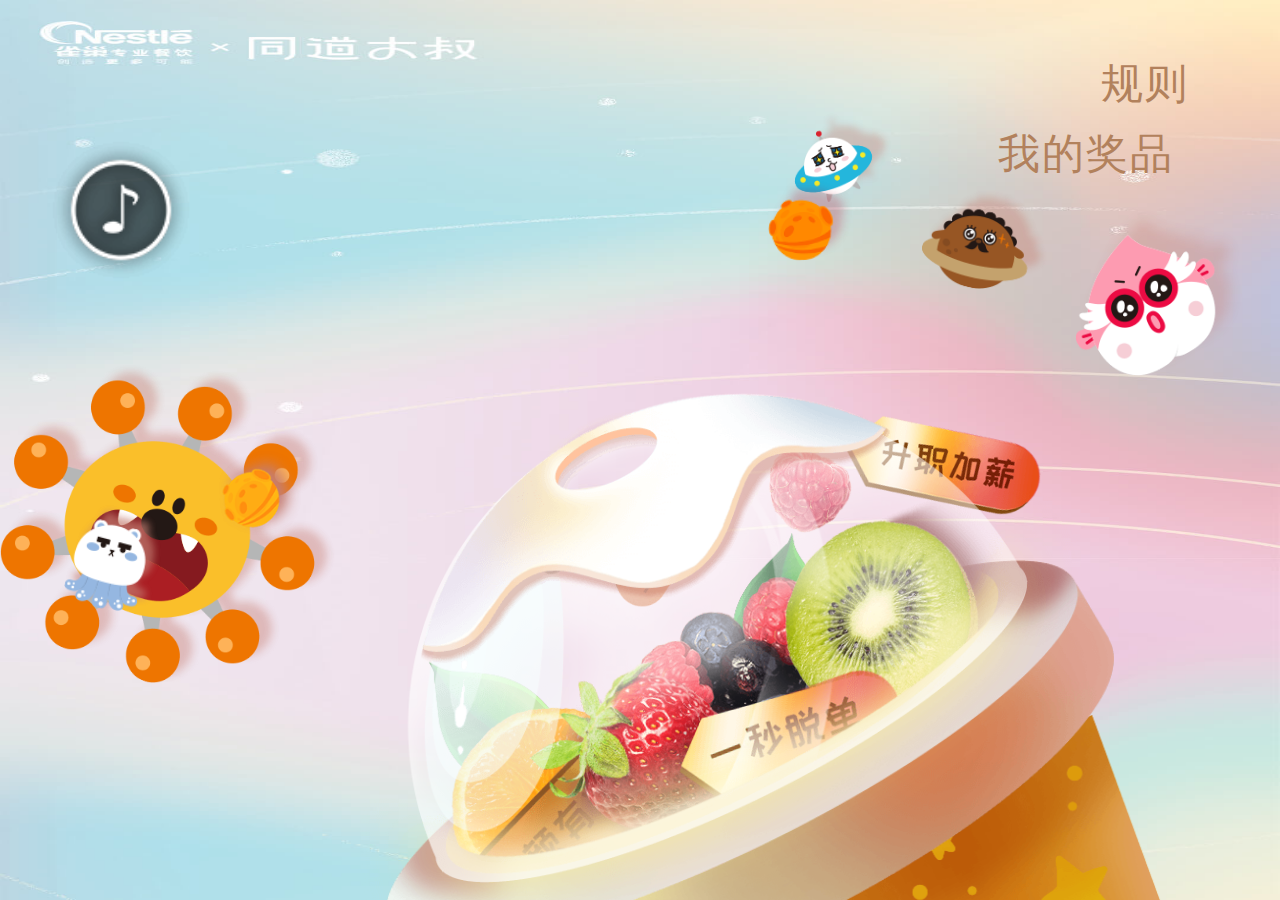
<file: 星运杯构建/html/index.html>
<!DOCTYPE html>
<html lang="en">

<head>
    <meta charset="UTF-8">
    <meta name="viewport" content="width=device-width, initial-scale=1.0">
    <meta http-equiv="X-UA-Compatible" content="ie=edge">
    <title>首页</title>
    <script>
        (function(doc, win) {
            var docEl = doc.documentElement,
                resizeEvt = 'orientationchange' in window ? 'orientationchange' : 'resize',
                recalc = function() {
                    var clientWidth = docEl.clientWidth;
                    if (!clientWidth) return;
                    if (clientWidth >= 1080) {
                        docEl.style.fontSize = '140px';
                    } else {
                        docEl.style.fontSize = 140 * (clientWidth / 1080) + 'px';
                    }
                };

            if (!doc.addEventListener) return;
            win.addEventListener(resizeEvt, recalc, false);
            doc.addEventListener('DOMContentLoaded', recalc, false);
        })(document, window);
    </script>
    <link rel="stylesheet" href="../css/index.css">
</head>

<body>
    <div class="body">
        <!--文字部分-->
        <p class="rule_01">规则</p>
        <p class="rule_02">我的奖品</p>
        <!--杯子部分-->
        <!--阴影-->
        <img src="../img/cup_back1.png" alt="" class="cup_back">
        <div class="cup">

            <!--头部-->
            <img src="../img/cup_top.png" alt="" class="cup_top">
            <!--头部水果-->
            <img src="../img/cup_fruit.png" alt="" class="cup_top_01">
            <img src="../img/01_Blackberry.png" alt="" class="cup_top_02">
            <img src="../img/cup_top_02.png" alt="" class="cup_top_03">
            <img src="../img/00_Raspberry.png" alt="" class="cup_top_04">
            <img src="../img/cup_top_01.png" alt="" class="cup_top_05">
            <!--中部-->
            <img src="../img/cup_center.png" alt="" class="cup_center">
            <!--底部-->
            <img src="../img/cup_body.png" alt="" class="cup_footer">
            <!--光束-->
            <img src="../img/beam.png" alt="" class="absulate_img09">
        </div>
        <!--乱动的小星星-->
        <img src="../img/bule1.png" alt="" class="absulate_img01">
        <img src="../img/yoush1.png" alt="" class="absulate_img02">
        <img src="../img/cook1.png" alt="" class="absulate_img03">
        <img src="../img/pink1.png" alt="" class="absulate_img04">
        <img src="../img/sun.png" alt="" class="absulate_img05">
        <img src="../img/zuoxia3.png" alt="" class="absulate_img06">
        <img src="../img/zuoxia2.png" alt="" class="absulate_img07">
        <img src="../img/title1.png" alt="" class="absulate_img08">
        <!--<img src="../img/光束.png" alt="" class="absulate_img09">-->
        <img src="../img/zuosh2.png" alt="" class="absulate_img10">
        <img src="../img/yellow_1.png" alt="" class="absulate_img11">
        <img src="../img/p6_img3.png" alt="" class="absulate_img12">
        <img src="../img/audio_img.png" alt="" class="absulate_img13">
    </div>
</body>
<script src="../js/jquery-1.12.4.js"></script>
<script>
    $(function() {
        $(".absulate_img10").hide();
        $(".absulate_img11").hide();
        $(".absulate_img09").hide();
        $(".cup_back").hide();
        $(".absulate_img08").hide();
        $(".absulate_img12").hide();
        setTimeout(function() {
            $(".absulate_img10").fadeIn();
            $(".absulate_img11").fadeIn();
            $(".absulate_img09").fadeIn();
            $(".cup_back").fadeIn();

        }, 3000);
        setTimeout(function() {
            $(".absulate_img08").fadeIn();
        }, 4000);
    });

    var status = 1;

    function run() {

        if (status == 1) {
            $(".absulate_img12").fadeIn();
            status = 0;
        } else {
            $(".absulate_img12").fadeOut();
            status = 1;
        }

    }
    setTimeout(function() {
        $(".absulate_img12").show();
        setInterval('run()', 1000);
    }, 6000);
</script>

</html>
</file>
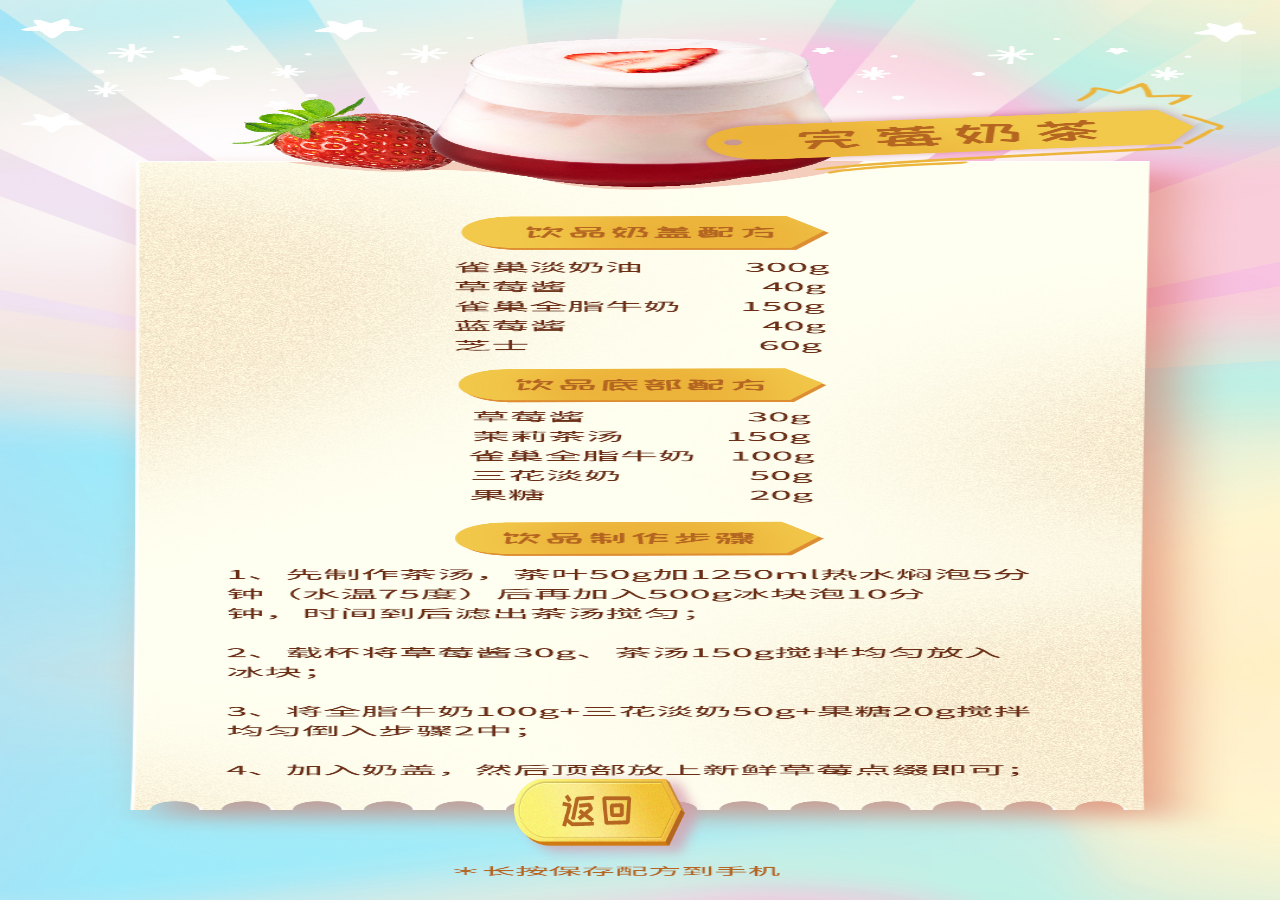
<file: 星运杯构建/html/p10.html>
<!DOCTYPE html>
<html lang="en">

<head>
    <meta charset="UTF-8">
    <meta name="viewport" content="width=device-width, initial-scale=1.0">
    <meta http-equiv="X-UA-Compatible" content="ie=edge">
    <title>Document</title>
    <script>
        (function(doc, win) {
            var docEl = doc.documentElement,
                resizeEvt = 'orientationchange' in window ? 'orientationchange' : 'resize',
                recalc = function() {
                    var clientWidth = docEl.clientWidth;
                    if (!clientWidth) return;
                    if (clientWidth >= 1080) {
                        docEl.style.fontSize = '140px';
                    } else {
                        docEl.style.fontSize = 140 * (clientWidth / 1080) + 'px';
                    }
                };

            if (!doc.addEventListener) return;
            win.addEventListener(resizeEvt, recalc, false);
            doc.addEventListener('DOMContentLoaded', recalc, false);
        })(document, window);
    </script>
    <link rel="stylesheet" href="../css/p10.css">
</head>

<body>
    <div class="p10">
        <img class="p10_01" src="../img/p10_button.png" alt="">
        <img class="p10_02" src="../img/p10_caom.jpg" alt="">
    </div>
</body>
<script src="../js/vue.js"></script>
<script>
    new Vue({
        el: ".p10",
        data: {

        },
        methods: {

        }
    })
</script>

</html>
</file>
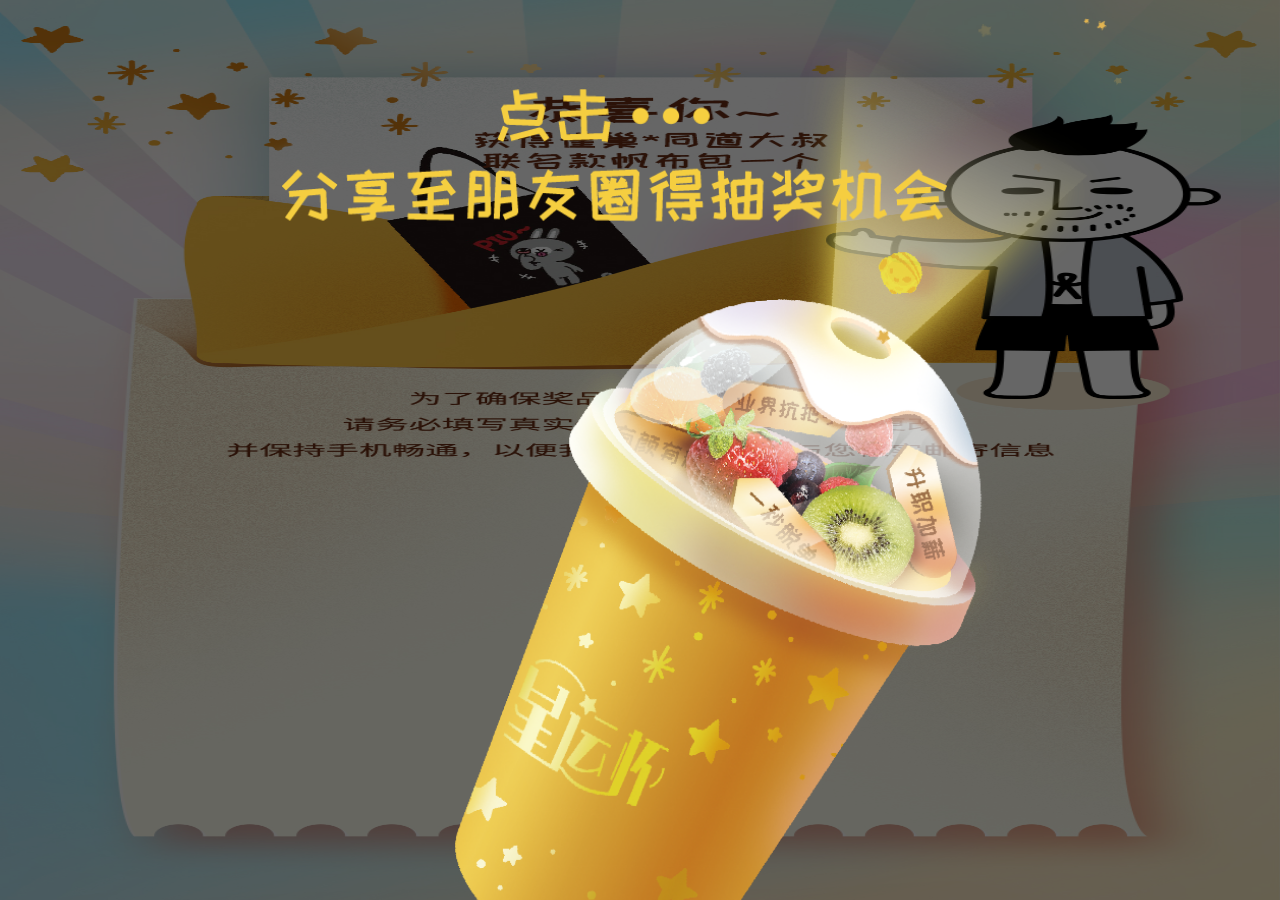
<file: 星运杯构建/html/p11.html>
<!DOCTYPE html>
<html lang="en">

<head>
    <meta charset="UTF-8">
    <meta name="viewport" content="width=device-width, initial-scale=1.0">
    <meta http-equiv="X-UA-Compatible" content="ie=edge">
    <title>Document</title>
    <script>
        (function(doc, win) {
            var docEl = doc.documentElement,
                resizeEvt = 'orientationchange' in window ? 'orientationchange' : 'resize',
                recalc = function() {
                    var clientWidth = docEl.clientWidth;
                    if (!clientWidth) return;
                    if (clientWidth >= 1080) {
                        docEl.style.fontSize = '140px';
                    } else {
                        docEl.style.fontSize = 140 * (clientWidth / 1080) + 'px';
                    }
                };

            if (!doc.addEventListener) return;
            win.addEventListener(resizeEvt, recalc, false);
            doc.addEventListener('DOMContentLoaded', recalc, false);
        })(document, window);
    </script>
    <link rel="stylesheet" href="../css/p11.css">
    <link rel="stylesheet" href="../css/p9.css">
</head>

<body>
    <div class="p11">
        <div class="p11_01"><input v-model="input1" type="text"></div>
        <div class="p11_02"><input v-model="input2" type="number"></div>
        <div class="p11_03"><input v-model="input3" type="text"></div>
        <div class="p11_04"><input v-model="input4" type="text"></div>
        <div class="p11_05">
            <input type="checkbox" checked class="input_check" id="check3" name="check">
            <label class="label_add" for="check3"></label>
            <img src="../img/p11_text.png" alt="">
        </div>
        <img class="p11_06" src="../img/p11_button.png" alt="">
        <div class="p9_zhezhao"></div>
        <div class="p9_tanch_mei_jiang" style="display:none">
            <img class="p9_zhezhao_tanc_close" src="../img/p9_tanc_close.png" alt="">
            <img class="p9_tanc_guajiang" src="../img/p9_tanc_guajiang.png" alt="">
        </div>
        <img class="fenxiang" src="../img/fengxiang.png" alt="">
    </div>
</body>
<script src="../js/vue.js"></script>
<script>
    new Vue({
        el: ".p11",
        data: {
            input1: '',
            input2: '',
            input3: '',
            input4: ''
        },
        methods: {

        }
    })
</script>

</html>
</file>
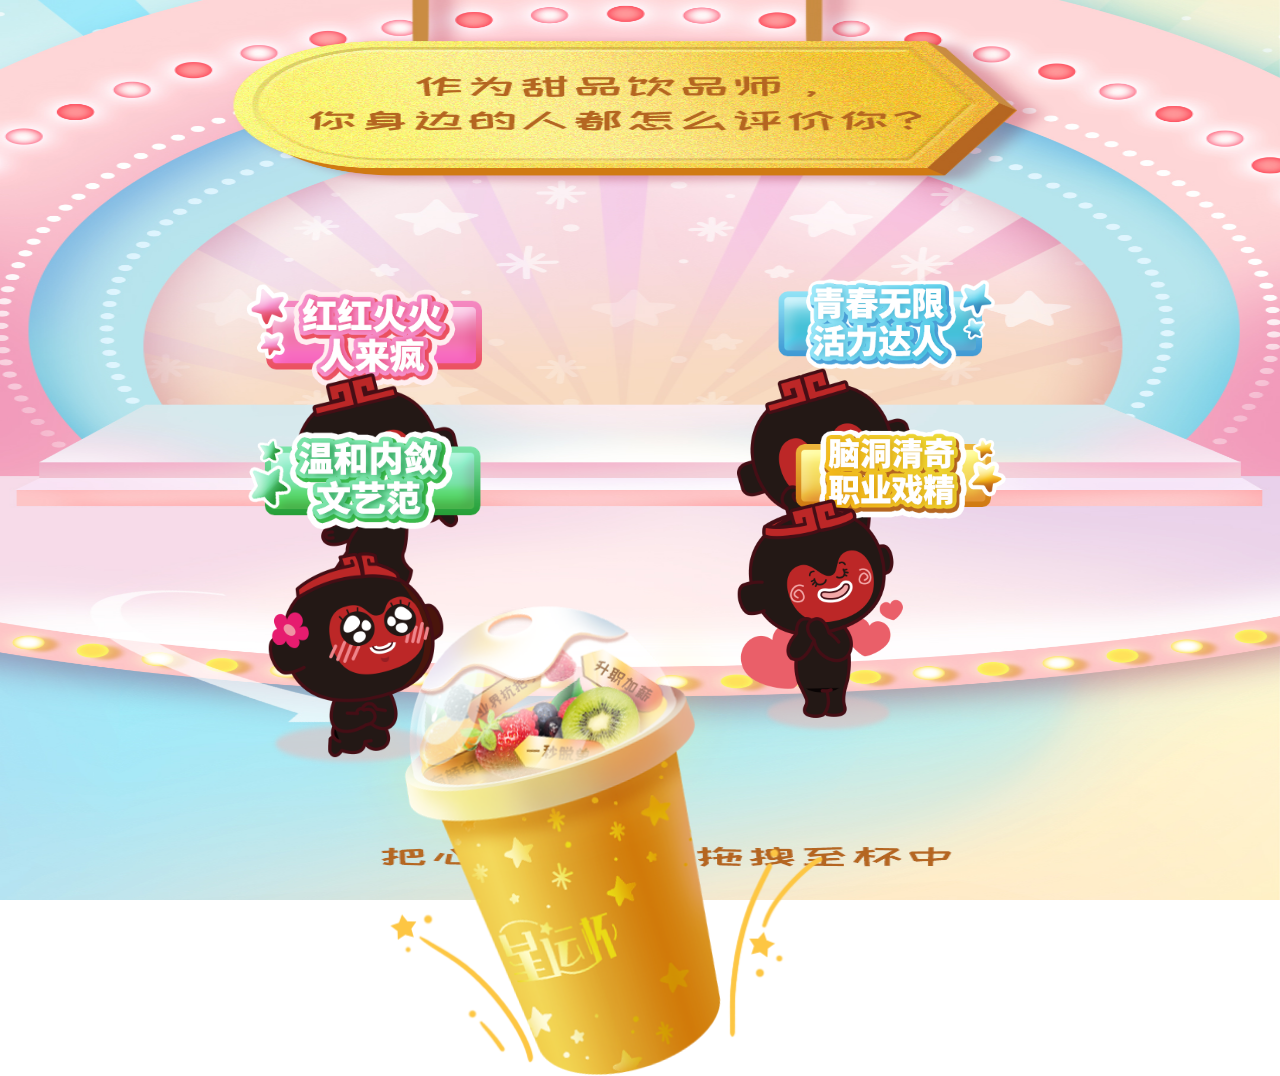
<file: 星运杯构建/html/p6.html>
<!DOCTYPE html>
<html lang="en">

<head>
    <meta charset="UTF-8">
    <meta name="viewport" content="width=device-width, initial-scale=1.0">
    <meta http-equiv="X-UA-Compatible" content="ie=edge">
    <title>Document</title>
    <script>
        (function(doc, win) {
            var docEl = doc.documentElement,
                resizeEvt = 'orientationchange' in window ? 'orientationchange' : 'resize',
                recalc = function() {
                    var clientWidth = docEl.clientWidth;
                    if (!clientWidth) return;
                    if (clientWidth >= 1080) {
                        docEl.style.fontSize = '140px';
                    } else {
                        docEl.style.fontSize = 140 * (clientWidth / 1080) + 'px';
                    }
                };

            if (!doc.addEventListener) return;
            win.addEventListener(resizeEvt, recalc, false);
            doc.addEventListener('DOMContentLoaded', recalc, false);
        })(document, window);
    </script>
    <link rel="stylesheet" href="../css/p6.css">
</head>

<body>
    <div class="p6" @touchstart='touchStart' @touchmove='touchMove' @touchend='touchEnd'>
        <img class="p6_01" src="../img/p8_05.png" alt="">
        <img class="p6_02" ref="p6_img1" src="../img/honghuo/p6_12.png" @touchmove='touchMoveimg1' @touchend='touchEndimg1' alt="">
        <img class="p6_03" ref="p6_img2" src="../img/qingcun/p6_12.png" @touchmove='touchMoveimg2' @touchend='touchEndimg2' alt="">
        <img class="p6_04" ref="p6_img3" src="../img/wenhe/p6_12.png" @touchmove='touchMoveimg3' @touchend='touchEndimg3' alt="">
        <img class="p6_05" ref="p6_img4" src="../img/naodong/p6_12.png" @touchmove='touchMoveimg4' @touchend='touchEndimg4' alt="">
    </div>
</body>
<script src="../js/vue.js"></script>
<script>
    new Vue({
        el: ".p6",
        data: {
            startX: 0,
            startY: 0,
            moveX: 0,
            moveY: 0,
            endX: 0,
            endY: 0,
        },
        methods: {
            touchStart: function(ev) {
                ev = ev || event;
                ev.preventDefault();
                if (ev.touches.length == 1) { //tounches类数组，等于1时表示此时有只有一只手指在触摸屏幕
                    this.startX = ev.touches[0].clientX; // 记录开始位置
                    this.startY = ev.touches[0].clientY;
                }
            },
            touchMove: function(ev) {
                ev = ev || event;
                ev.preventDefault();
                if (ev.touches.length == 1) { //tounches类数组，等于1时表示此时有只有一只手指在触摸屏幕
                    this.moveX = ev.touches[0].clientX; // 记录开始位置
                    this.moveY = ev.touches[0].clientY;
                }
            },

            touchMoveimg1: function(ev) {
                this.$refs.p6_img1.style.top = this.moveY - 50 + 'px';
                this.$refs.p6_img1.style.left = this.moveX - 50 + 'px'
            },
            touchMoveimg2: function(ev) {
                this.$refs.p6_img2.style.top = this.moveY - 50 + 'px';
                this.$refs.p6_img2.style.left = this.moveX - 50 + 'px'
            },
            touchMoveimg3: function(ev) {
                this.$refs.p6_img3.style.top = this.moveY - 50 + 'px';
                this.$refs.p6_img3.style.left = this.moveX - 50 + 'px'
            },
            touchMoveimg4: function(ev) {
                this.$refs.p6_img4.style.top = this.moveY - 50 + 'px';
                this.$refs.p6_img4.style.left = this.moveX - 50 + 'px'
            },
            touchEnd: function(ev) {
                ev = ev || event;
                ev.preventDefault();
                if (ev.touches.length == 1) { //tounches类数组，等于1时表示此时有只有一只手指在触摸屏幕
                    this.endX = ev.touches[0].clientX; // 记录开始位置
                    this.endY = ev.touches[0].clientY;
                }
            },
            touchEndimg1: function(ev) {
                if (this.moveY < 440 || this.moveY > 550 || this.moveX < 92 || this.moveX > 180) {
                    this.$refs.p6_img1.style.top = 28 + '%';
                    this.$refs.p6_img1.style.left = 14 + '%'
                }
                if (this.moveY > 440 && this.moveY < 550 && this.moveX > 92 && this.moveX < 180) {
                    alert(1);
                }
            },
            touchEndimg2: function(ev) {
                if (this.moveY < 440 || this.moveY > 550 || this.moveX < 92 || this.moveX > 180) {
                    this.$refs.p6_img2.style.top = 28 + '%';
                    this.$refs.p6_img2.style.left = 54 + '%'
                }
                if (this.moveY > 440 && this.moveY < 550 && this.moveX > 92 && this.moveX < 180) {
                    alert(2);
                }

            },
            touchEndimg3: function(ev) {
                if (this.moveY < 440 || this.moveY > 550 || this.moveX < 92 || this.moveX > 180) {
                    this.$refs.p6_img3.style.top = 48 + '%';
                    this.$refs.p6_img3.style.left = 14 + '%'
                }
                if (this.moveY > 440 && this.moveY < 550 && this.moveX > 92 && this.moveX < 180) {
                    alert(3);
                }

            },
            touchEndimg4: function(ev) {
                if (this.moveY < 440 || this.moveY > 550 || this.moveX < 92 || this.moveX > 180) {
                    this.$refs.p6_img4.style.top = 49 + '%';
                    this.$refs.p6_img4.style.left = 55 + '%'
                }
                if (this.moveY > 440 && this.moveY < 550 && this.moveX > 92 && this.moveX < 180) {
                    alert(4);
                }

            },
        }
    })
</script>

</html>
</file>
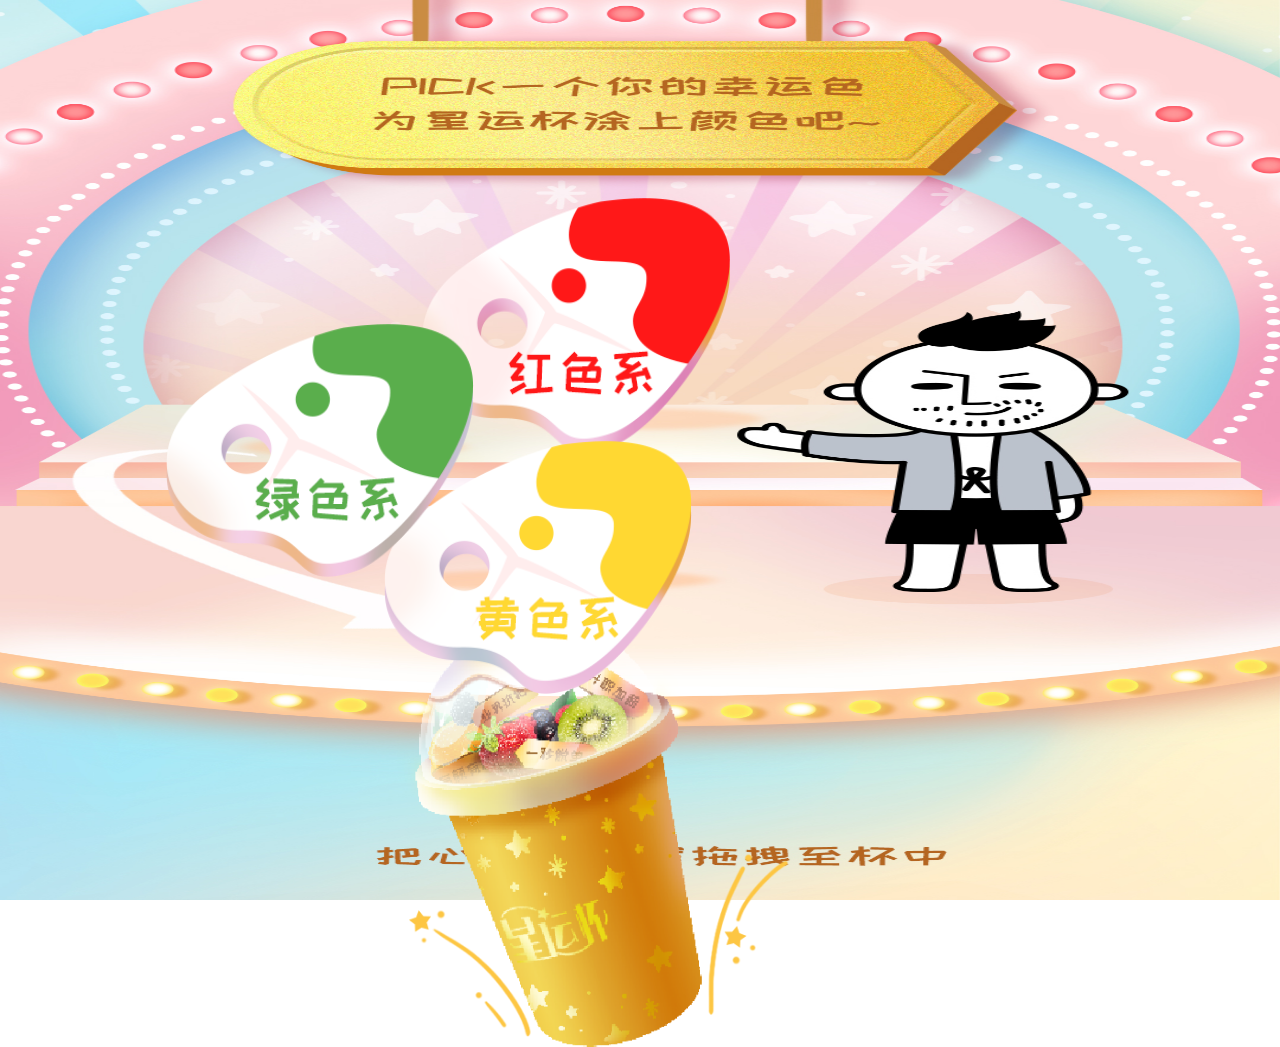
<file: 星运杯构建/html/p7.html>
<!DOCTYPE html>
<html lang="en">

<head>
    <meta charset="UTF-8">
    <meta name="viewport" content="width=device-width, initial-scale=1.0">
    <meta http-equiv="X-UA-Compatible" content="ie=edge">
    <title>Document</title>
    <script>
        (function(doc, win) {
            var docEl = doc.documentElement,
                resizeEvt = 'orientationchange' in window ? 'orientationchange' : 'resize',
                recalc = function() {
                    var clientWidth = docEl.clientWidth;
                    if (!clientWidth) return;
                    if (clientWidth >= 1080) {
                        docEl.style.fontSize = '140px';
                    } else {
                        docEl.style.fontSize = 140 * (clientWidth / 1080) + 'px';
                    }
                };

            if (!doc.addEventListener) return;
            win.addEventListener(resizeEvt, recalc, false);
            doc.addEventListener('DOMContentLoaded', recalc, false);
        })(document, window);
    </script>
    <link rel="stylesheet" href="../css/p7.css">
</head>

<body>
    <div class="p7" @touchstart='touchStart' @touchmove='touchMove' @touchend='touchEnd'>
        <img class="p7_01" src="../img/p7_01.png" alt="">
        <img class="p7_02" ref="p7_img1" src="../img/p7_02.png" @touchmove='touchMoveimg1_1' @touchend='touchEndimg1_1' alt="">
        <img class="p7_03" ref="p7_img3" src="../img/p7_03.png" @touchmove='touchMoveimg3_1' @touchend='touchEndimg3_1' alt="">
        <img class="p7_04" ref="p7_img2" src="../img/p7_04.png" @touchmove='touchMoveimg2_1' @touchend='touchEndimg2_1' alt="">
    </div>
</body>
<script src="../js/vue.js"></script>
<script>
    new Vue({
        el: ".p7",
        data: {
            startX: 0,
            startY: 0,
            moveX: 0,
            moveY: 0,
            endX: 0,
            endY: 0,
        },
        methods: {
            touchStart: function(ev) {
                ev = ev || event;
                ev.preventDefault();
                if (ev.touches.length == 1) { //tounches类数组，等于1时表示此时有只有一只手指在触摸屏幕
                    this.startX = ev.touches[0].clientX; // 记录开始位置
                    this.startY = ev.touches[0].clientY;
                }
            },
            touchMove: function(ev) {
                ev = ev || event;
                ev.preventDefault();
                if (ev.touches.length == 1) { //tounches类数组，等于1时表示此时有只有一只手指在触摸屏幕
                    this.moveX = ev.touches[0].clientX; // 记录开始位置
                    this.moveY = ev.touches[0].clientY;
                }
            },

            touchMoveimg1_1: function(ev) {
                this.$refs.p7_img1.style.top = this.moveY - 50 + 'px';
                this.$refs.p7_img1.style.left = this.moveX - 50 + 'px'
            },
            touchMoveimg2_1: function(ev) {
                this.$refs.p7_img2.style.top = this.moveY - 50 + 'px';
                this.$refs.p7_img2.style.left = this.moveX - 50 + 'px'
            },
            touchMoveimg3_1: function(ev) {
                this.$refs.p7_img3.style.top = this.moveY - 50 + 'px';
                this.$refs.p7_img3.style.left = this.moveX - 50 + 'px'
            },
            touchEnd: function(ev) {
                ev = ev || event;
                ev.preventDefault();
                if (ev.touches.length == 1) { //tounches类数组，等于1时表示此时有只有一只手指在触摸屏幕
                    this.endX = ev.touches[0].clientX; // 记录开始位置
                    this.endY = ev.touches[0].clientY;
                }
            },
            touchEndimg1_1: function(ev) {
                if (this.moveY < 440 || this.moveY > 550 || this.moveX < 92 || this.moveX > 180) {
                    this.$refs.p7_img1.style.top = 22 + '%';
                    this.$refs.p7_img1.style.left = 33 + '%'
                }
                if (this.moveY > 440 && this.moveY < 550 && this.moveX > 92 && this.moveX < 180) {
                    alert(1);
                }
            },
            touchEndimg2_1: function(ev) {
                if (this.moveY < 440 || this.moveY > 550 || this.moveX < 92 || this.moveX > 180) {
                    this.$refs.p7_img2.style.top = 36 + '%';
                    this.$refs.p7_img2.style.left = 13 + '%'
                }
                if (this.moveY > 440 && this.moveY < 550 && this.moveX > 92 && this.moveX < 180) {
                    alert(2);
                }

            },
            touchEndimg3_1: function(ev) {
                if (this.moveY < 440 || this.moveY > 550 || this.moveX < 92 || this.moveX > 180) {
                    this.$refs.p7_img3.style.top = 49 + '%';
                    this.$refs.p7_img3.style.left = 30 + '%'
                }
                if (this.moveY > 440 && this.moveY < 550 && this.moveX > 92 && this.moveX < 180) {
                    alert(3);
                }

            },
        }
    })
</script>

</html>
</file>
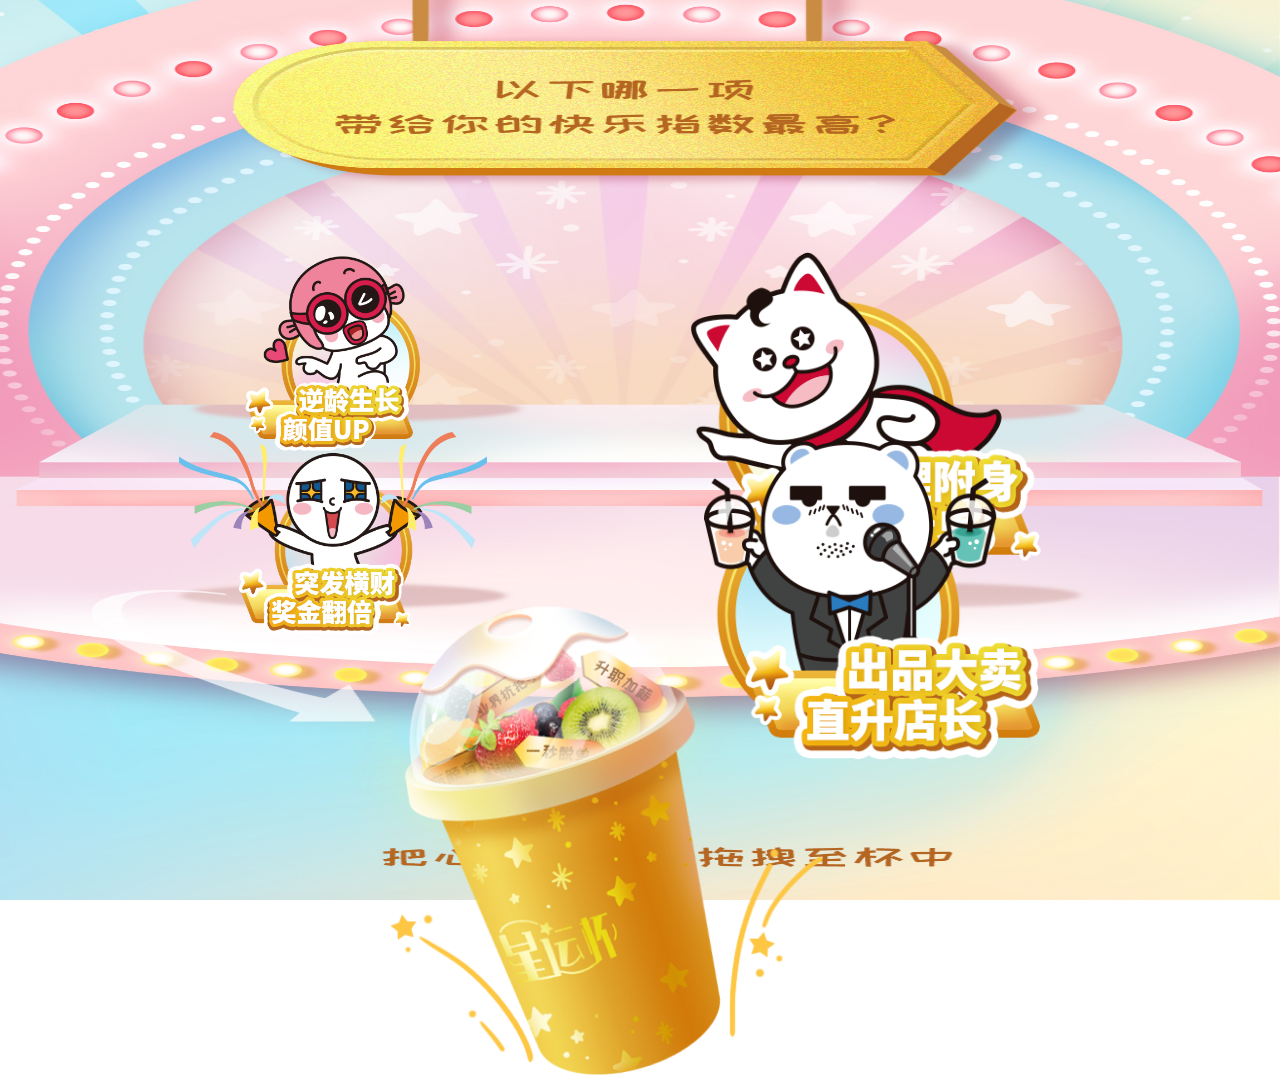
<file: 星运杯构建/html/p8.html>
<!DOCTYPE html>
<html lang="en">

<head>
    <meta charset="UTF-8">
    <meta name="viewport" content="width=device-width, initial-scale=1.0">
    <meta http-equiv="X-UA-Compatible" content="ie=edge">
    <title>Document</title>
    <script>
        (function(doc, win) {
            var docEl = doc.documentElement,
                resizeEvt = 'orientationchange' in window ? 'orientationchange' : 'resize',
                recalc = function() {
                    var clientWidth = docEl.clientWidth;
                    if (!clientWidth) return;
                    if (clientWidth >= 1080) {
                        docEl.style.fontSize = '140px';
                    } else {
                        docEl.style.fontSize = 140 * (clientWidth / 1080) + 'px';
                    }
                };

            if (!doc.addEventListener) return;
            win.addEventListener(resizeEvt, recalc, false);
            doc.addEventListener('DOMContentLoaded', recalc, false);
        })(document, window);
    </script>
    <link rel="stylesheet" href="../css/p8.css">
</head>

<body>
    <div class="p8" @touchstart='touchStart' @touchmove='touchMove' @touchend='touchEnd'>
        <img class="p8_01" src="../img/p8_05.png" alt="">
        <img class="p8_02" ref="p8_img1" src="../img/p8_01.png" @touchmove='touchMoveimg1_2' @touchend='touchEndimg1_2' alt="">
        <img class="p8_03" ref="p8_img2" src="../img/p8_02.png" @touchmove='touchMoveimg2_2' @touchend='touchEndimg2_2' alt="">
        <img class="p8_04" ref="p8_img3" src="../img/p8_03.png" @touchmove='touchMoveimg3_2' @touchend='touchEndimg3_2' alt="">
        <img class="p8_05" ref="p8_img4" src="../img/p8_04.png" @touchmove='touchMoveimg4_2' @touchend='touchEndimg4_2' alt="">
    </div>
</body>
<script src="../js/vue.js"></script>
<script>
    new Vue({
        el: ".p8",
        data: {
            startX: 0,
            startY: 0,
            moveX: 0,
            moveY: 0,
            endX: 0,
            endY: 0,
        },
        methods: {
            touchStart: function(ev) {
                ev = ev || event;
                ev.preventDefault();
                if (ev.touches.length == 1) { //tounches类数组，等于1时表示此时有只有一只手指在触摸屏幕
                    this.startX = ev.touches[0].clientX; // 记录开始位置
                    this.startY = ev.touches[0].clientY;
                }
            },
            touchMove: function(ev) {
                ev = ev || event;
                ev.preventDefault();
                if (ev.touches.length == 1) { //tounches类数组，等于1时表示此时有只有一只手指在触摸屏幕
                    this.moveX = ev.touches[0].clientX; // 记录开始位置
                    this.moveY = ev.touches[0].clientY;
                }
            },

            touchMoveimg1_2: function(ev) {
                this.$refs.p8_img1.style.top = this.moveY - 50 + 'px';
                this.$refs.p8_img1.style.left = this.moveX - 50 + 'px'
            },
            touchMoveimg2_2: function(ev) {
                this.$refs.p8_img2.style.top = this.moveY - 50 + 'px';
                this.$refs.p8_img2.style.left = this.moveX - 50 + 'px'
            },
            touchMoveimg3_2: function(ev) {
                this.$refs.p8_img3.style.top = this.moveY - 50 + 'px';
                this.$refs.p8_img3.style.left = this.moveX - 50 + 'px'
            },
            touchMoveimg4_2: function(ev) {
                this.$refs.p8_img4.style.top = this.moveY - 50 + 'px';
                this.$refs.p8_img4.style.left = this.moveX - 50 + 'px'
            },
            touchEnd: function(ev) {
                ev = ev || event;
                ev.preventDefault();
                if (ev.touches.length == 1) { //tounches类数组，等于1时表示此时有只有一只手指在触摸屏幕
                    this.endX = ev.touches[0].clientX; // 记录开始位置
                    this.endY = ev.touches[0].clientY;
                }
            },
            touchEndimg1_2: function(ev) {
                if (this.moveY < 440 || this.moveY > 550 || this.moveX < 92 || this.moveX > 180) {
                    this.$refs.p8_img1.style.top = 28 + '%';
                    this.$refs.p8_img1.style.left = 14 + '%'
                }
                if (this.moveY > 440 && this.moveY < 550 && this.moveX > 92 && this.moveX < 180) {
                    alert(1);
                }
            },
            touchEndimg2_2: function(ev) {
                if (this.moveY < 440 || this.moveY > 550 || this.moveX < 92 || this.moveX > 180) {
                    this.$refs.p8_img2.style.top = 28 + '%';
                    this.$refs.p8_img2.style.left = 54 + '%'
                }
                if (this.moveY > 440 && this.moveY < 550 && this.moveX > 92 && this.moveX < 180) {
                    alert(2);
                }

            },
            touchEndimg3_2: function(ev) {
                if (this.moveY < 440 || this.moveY > 550 || this.moveX < 92 || this.moveX > 180) {
                    this.$refs.p8_img3.style.top = 48 + '%';
                    this.$refs.p8_img3.style.left = 14 + '%'
                }
                if (this.moveY > 440 && this.moveY < 550 && this.moveX > 92 && this.moveX < 180) {
                    alert(3);
                }

            },
            touchEndimg4_2: function(ev) {
                if (this.moveY < 440 || this.moveY > 550 || this.moveX < 92 || this.moveX > 180) {
                    this.$refs.p8_img4.style.top = 49 + '%';
                    this.$refs.p8_img4.style.left = 55 + '%'
                }
                if (this.moveY > 440 && this.moveY < 550 && this.moveX > 92 && this.moveX < 180) {
                    alert(4);
                }

            },
        }
    })
</script>

</html>
</file>
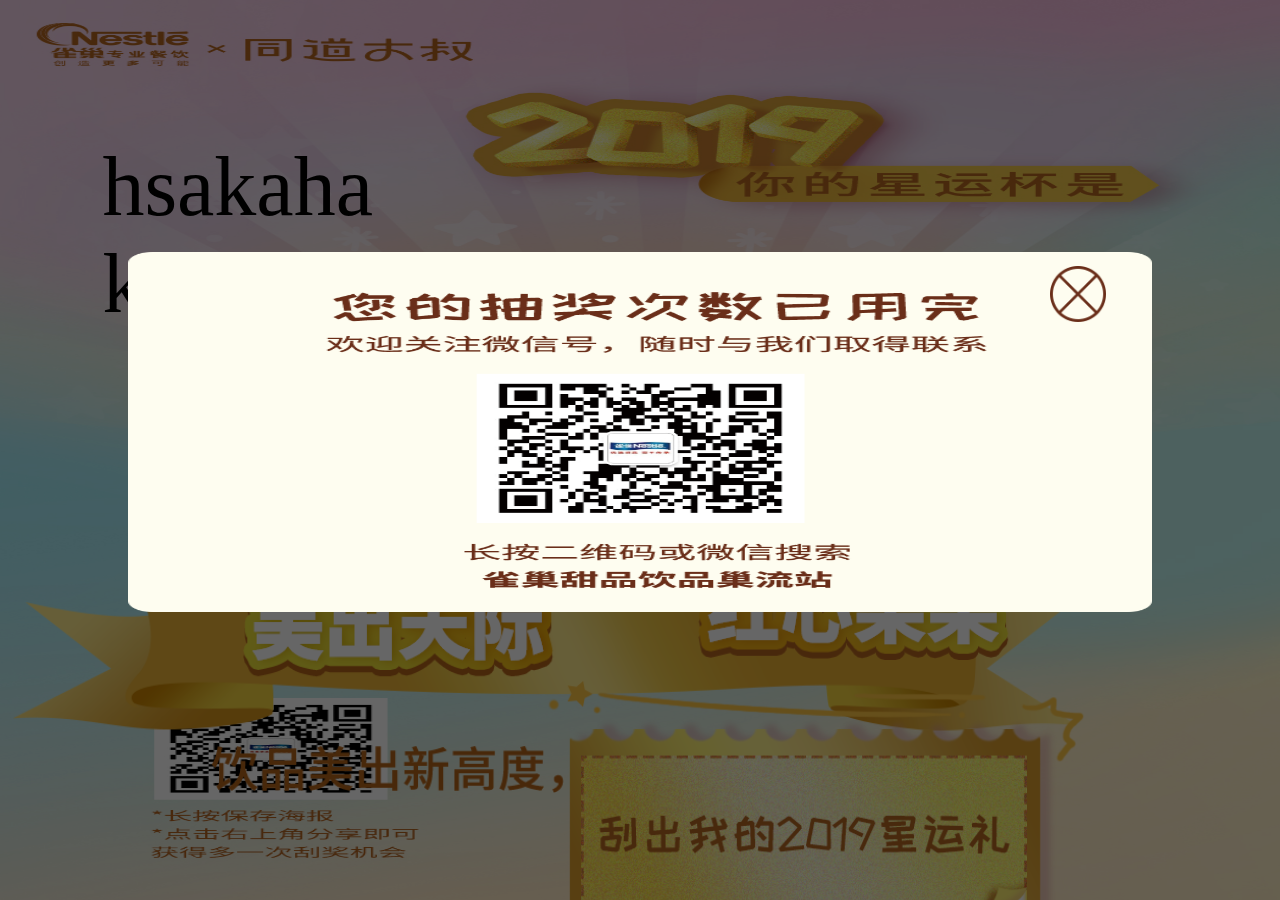
<file: 星运杯构建/html/p9.html>
<!DOCTYPE html>
<html lang="en">

<head>
    <meta charset="UTF-8">
    <meta name="viewport" content="width=device-width, initial-scale=1.0">
    <meta http-equiv="X-UA-Compatible" content="ie=edge">
    <title>Document</title>
    <script>
        (function(doc, win) {
            var docEl = doc.documentElement,
                resizeEvt = 'orientationchange' in window ? 'orientationchange' : 'resize',
                recalc = function() {
                    var clientWidth = docEl.clientWidth;
                    if (!clientWidth) return;
                    if (clientWidth >= 1080) {
                        docEl.style.fontSize = '140px';
                    } else {
                        docEl.style.fontSize = 140 * (clientWidth / 1080) + 'px';
                    }
                };

            if (!doc.addEventListener) return;
            win.addEventListener(resizeEvt, recalc, false);
            doc.addEventListener('DOMContentLoaded', recalc, false);
        })(document, window);
    </script>
    <link rel="stylesheet" href="../css/p9.css">
</head>

<body>
    <div class="p9">
        <p class="p9_name">hsakahakhah</p>
        <img class="p9_01" src="../img/p9_04.png" alt="">
        <img class="p9_02" src="../img/p9_01.png" alt="">
        <img class="p9_03" src="../img/p9_03.png" alt="">
        <img class="p9_04" src="../img/p9_02.png" alt="">
        <img class="p9_05" src="../img/p9_button.png" alt="">
        <img class="p9_06" src="../img/p9_05.png" alt="">
        <div class="p9_zhezhao"></div>
        <!--填写信息栏-->
        <div class="p9_zhezhao_tanc" style="display:none">
            <img class="p9_zhezhao_tanc_close" src="../img/p9_tanc_close.png" alt="">
            <div class="p9_zhezhao_tanc_div1">
                <div class="p9_zhezhao_tanc_div1_01">
                    <input name="sex" type="radio" id="man1">
                    <label for="man1">甜品师</label>
                </div>
                <div class="p9_zhezhao_tanc_div1_02">
                    <input name="sex" type="radio" id="man2">
                    <label for="man2">经营管理者</label>
                </div>
            </div>
            <div style="margin-top:6%" class="p9_zhezhao_tanc_div1">
                <div class="p9_zhezhao_tanc_div1_01">
                    <input name="sex" type="radio" id="man3">
                    <label for="man3">饮品师</label>
                </div>
                <div class="p9_zhezhao_tanc_div1_02">
                    <input name="sex" type="radio" id="man4">
                    <label for="man4">其他</label>
                </div>
            </div>
            <div style="margin-top:6%" class="p9_zhezhao_tanc_div1">
                <div class="p9_zhezhao_tanc_div1_01">
                    <input name="sex" type="radio" id="man5">
                    <label for="man5">咖啡师</label>
                </div>
            </div>
            <img class="p9_tanc_guajiang" src="../img/p9_tanc_guajiang.png" alt="">
        </div>
        <!--没有中奖-->
        <div class="p9_tanch_mei_jiang" style="display:none">
            <img class="p9_zhezhao_tanc_close" src="../img/p9_tanc_close.png" alt="">
            <img class="p9_tanc_guajiang" src="../img/p9_tanc_guajiang.png" alt="">
        </div>
        <!--二次抽奖没中-->
        <div class="p9_tanch_mei_jiang2" style="display:none">
            <img class="p9_zhezhao_tanc_close" src="../img/p9_tanc_close.png" alt="">
            <img class="p9_tanc_guajiang" src="../img/p9_tanc_guajiang.png" alt="">
        </div>
        <!--三次抽奖没中-->
        <div class="p9_tanch_mei_jiang3">
            <img style="top:4%" class="p9_zhezhao_tanc_close" src="../img/p9_tanc_close.png" alt="">
        </div>
        <img style="display:none" class="fenxiang" src="../img/fengxiang.png" alt="">
    </div>
</body>
<script src="../js/vue.js"></script>
<script>
    new Vue({
        el: ".p9",
        data: {

        },
        methods: {

        }
    })
</script>

</html>
</file>
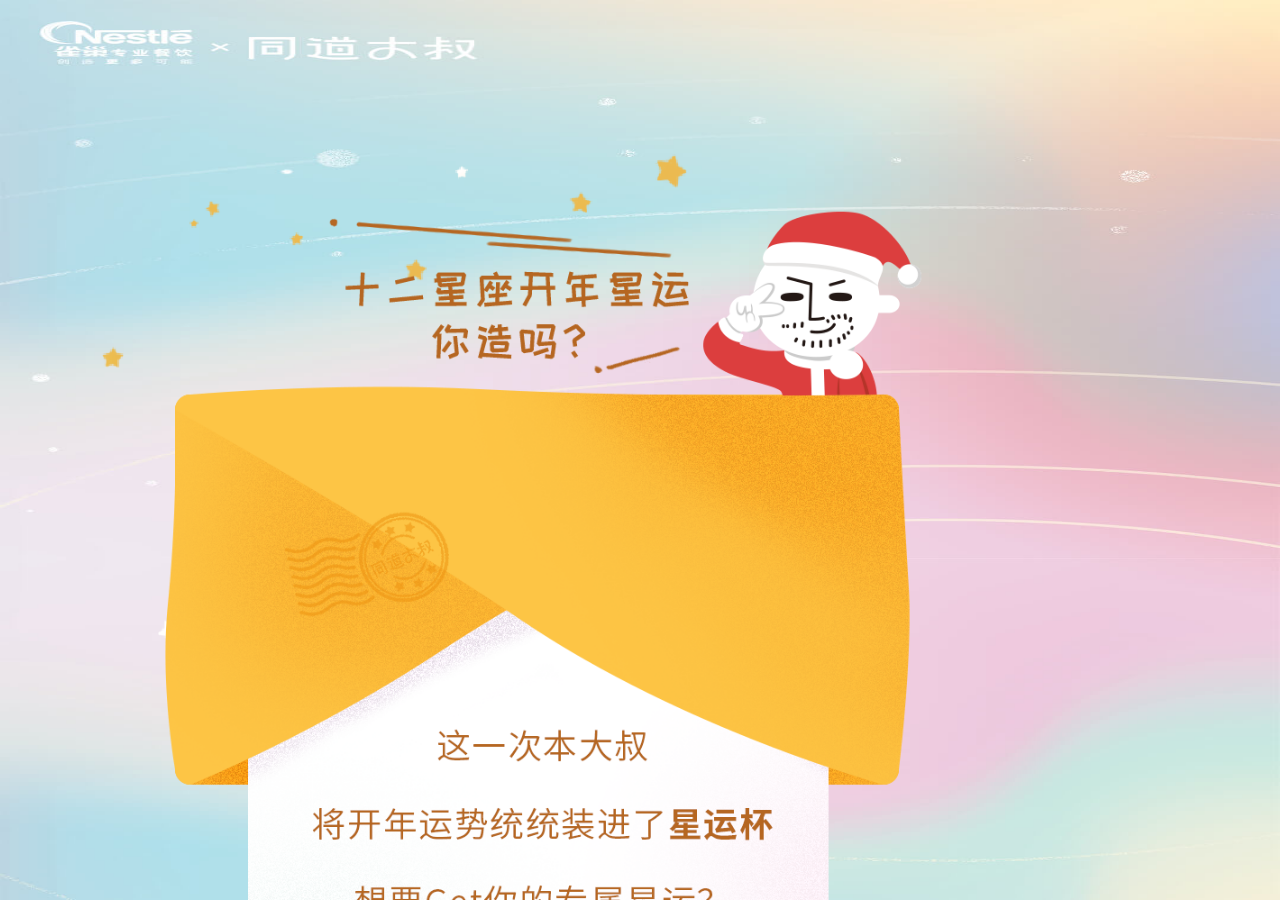
<file: 星运杯构建/html/page01.html>
<!DOCTYPE html>
<html lang="en">

<head>
    <meta charset="UTF-8">
    <meta name="viewport" content="width=device-width, initial-scale=1.0">
    <meta http-equiv="X-UA-Compatible" content="ie=edge">
    <title>Document</title>
    <script>
        (function(doc, win) {
            var docEl = doc.documentElement,
                resizeEvt = 'orientationchange' in window ? 'orientationchange' : 'resize',
                recalc = function() {
                    var clientWidth = docEl.clientWidth;
                    if (!clientWidth) return;
                    if (clientWidth >= 1080) {
                        docEl.style.fontSize = '140px';
                    } else {
                        docEl.style.fontSize = 140 * (clientWidth / 1080) + 'px';
                    }
                };

            if (!doc.addEventListener) return;
            win.addEventListener(resizeEvt, recalc, false);
            doc.addEventListener('DOMContentLoaded', recalc, false);
        })(document, window);
    </script>
    <link rel="stylesheet" href="../css/page.css">
</head>

<body>
    <div class="page01">
        <img class="page01_img1" src="../img/page_01_01.png" alt="">
        <img class="page01_img2" src="../img/page01_02.png" alt="">
    </div>
</body>

</html>
</file>
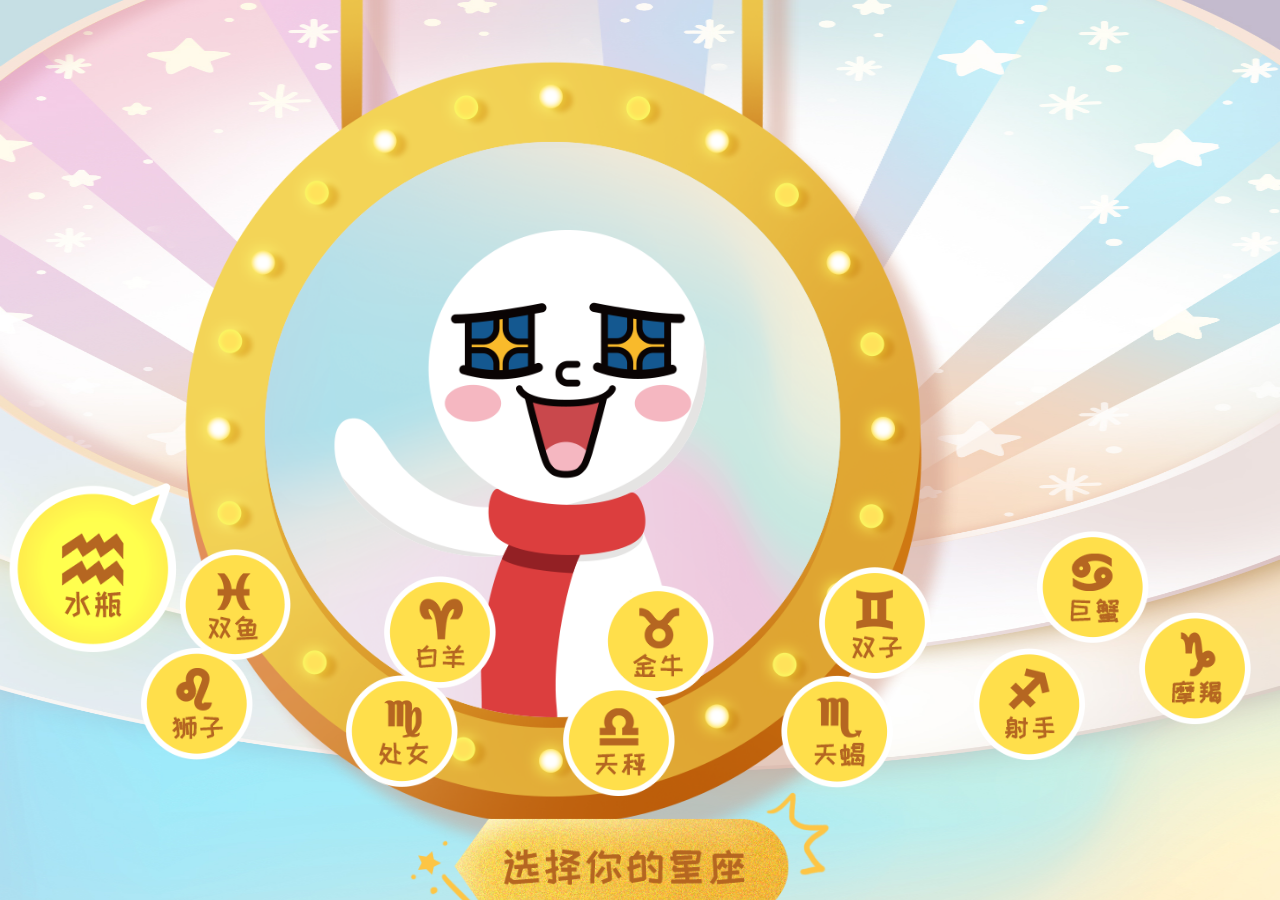
<file: 星运杯构建/html/page02.html>
<!DOCTYPE html>
<html lang="en">

<head>
    <meta charset="UTF-8">
    <meta name="viewport" content="width=device-width, initial-scale=1.0">
    <meta http-equiv="X-UA-Compatible" content="ie=edge">
    <title>Document</title>
    <script>
        (function(doc, win) {
            var docEl = doc.documentElement,
                resizeEvt = 'orientationchange' in window ? 'orientationchange' : 'resize',
                recalc = function() {
                    var clientWidth = docEl.clientWidth;
                    if (!clientWidth) return;
                    if (clientWidth >= 1080) {
                        docEl.style.fontSize = '140px';
                    } else {
                        docEl.style.fontSize = 140 * (clientWidth / 1080) + 'px';
                    }
                };

            if (!doc.addEventListener) return;
            win.addEventListener(resizeEvt, recalc, false);
            doc.addEventListener('DOMContentLoaded', recalc, false);
        })(document, window);
    </script>
    <link rel="stylesheet" href="../css/page02.css">
</head>

<body>
    <div class="page02">
        <img class="page02_top" :src="img_top" alt="">
        <!--上面的星座-->
        <img :class="img_data[0].class" :src="img_data[0].ssrc" @click="click_01" alt="">
        <img :class="img_data[1].class" :src="img_data[1].ssrc" @click="click_02" alt="">
        <img :class="img_data[2].class" :src="img_data[2].ssrc" @click="click_03" alt="">
        <img :class="img_data[3].class" :src="img_data[3].ssrc" @click="click_04" alt="">
        <img :class="img_data[4].class" :src="img_data[4].ssrc" @click="click_05" alt="">
        <img :class="img_data[5].class" :src="img_data[5].ssrc" @click="click_06" alt="">
        <!--下面的星座-->
        <img :class="img_data[6].class" :src="img_data[6].ssrc" @click="click_07" alt="">
        <img :class="img_data[7].class" :src="img_data[7].ssrc" @click="click_08" alt="">
        <img :class="img_data[8].class" :src="img_data[8].ssrc" @click="click_09" alt="">
        <img :class="img_data[9].class" :src="img_data[9].ssrc" @click="click_10" alt="">
        <img :class="img_data[10].class" :src="img_data[10].ssrc" @click="click_11" alt="">
        <img :class="img_data[11].class" :src="img_data[11].ssrc" @click="click_12" alt="">
        <!--下面按钮-->
        <img class="page02_bottom" src="../img/button.png" alt="">
    </div>
</body>
<script src="../js/vue.js"></script>
<script>
    var app = new Vue({
        el: ".page02",
        data: {
            //   上面的图片
            img_top: "../img/constellation_top/constellation_top13.png",
            img_data: [{
                class: "page02_12_01_d",
                ssrc: "../img/constellation_top/constellation_top02.png"
            }, {
                class: "page02_12_02",
                ssrc: "../img/constellation_top/constellation_top03.png"
            }, {
                class: "page02_12_03",
                ssrc: "../img/constellation_top/constellation_top05.png"
            }, {
                class: "page02_12_04",
                ssrc: "../img/constellation_top/constellation_top07.png"
            }, {
                class: "page02_12_05",
                ssrc: "../img/constellation_top/constellation_top09.png"
            }, {
                class: "page02_12_06",
                ssrc: "../img/constellation_top/constellation_top11.png"
            }, {
                class: "page02_12_07",
                ssrc: "../img/constellation_bottom/constellation_bottom01.png"
            }, {
                class: "page02_12_08",
                ssrc: "../img/constellation_bottom/constellation_bottom03.png"
            }, {
                class: "page02_12_09",
                ssrc: "../img/constellation_bottom/constellation_bottom05.png"
            }, {
                class: "page02_12_10",
                ssrc: "../img/constellation_bottom/constellation_bottom07.png"
            }, {
                class: "page02_12_11",
                ssrc: "../img/constellation_bottom/constellation_bottom09.png"
            }, {
                class: "page02_12_12",
                ssrc: "../img/constellation_bottom/constellation_bottom11.png"
            }],
        },
        methods: {
            click_01: function() {
                var img_data_new = [{
                    class: "page02_12_01",
                    ssrc: "../img/constellation_top/constellation_top01.png"
                }, {
                    class: "page02_12_02",
                    ssrc: "../img/constellation_top/constellation_top03.png"
                }, {
                    class: "page02_12_03",
                    ssrc: "../img/constellation_top/constellation_top05.png"
                }, {
                    class: "page02_12_04",
                    ssrc: "../img/constellation_top/constellation_top07.png"
                }, {
                    class: "page02_12_05",
                    ssrc: "../img/constellation_top/constellation_top09.png"
                }, {
                    class: "page02_12_06",
                    ssrc: "../img/constellation_top/constellation_top11.png"
                }, {
                    class: "page02_12_07",
                    ssrc: "../img/constellation_bottom/constellation_bottom01.png"
                }, {
                    class: "page02_12_08",
                    ssrc: "../img/constellation_bottom/constellation_bottom03.png"
                }, {
                    class: "page02_12_09",
                    ssrc: "../img/constellation_bottom/constellation_bottom05.png"
                }, {
                    class: "page02_12_10",
                    ssrc: "../img/constellation_bottom/constellation_bottom07.png"
                }, {
                    class: "page02_12_11",
                    ssrc: "../img/constellation_bottom/constellation_bottom09.png"
                }, {
                    class: "page02_12_12",
                    ssrc: "../img/constellation_bottom/constellation_bottom11.png"
                }];
                this.img_data = img_data_new;
                this.img_data[0].class = "page02_12_01_d";
                this.img_data[0].ssrc = "../img/constellation_top/constellation_top02.png";
                this.img_top = "../img/constellation_top/constellation_top13.png";
            },
            click_02: function() {
                var img_data_new = [{
                    class: "page02_12_01",
                    ssrc: "../img/constellation_top/constellation_top01.png"
                }, {
                    class: "page02_12_02",
                    ssrc: "../img/constellation_top/constellation_top03.png"
                }, {
                    class: "page02_12_03",
                    ssrc: "../img/constellation_top/constellation_top05.png"
                }, {
                    class: "page02_12_04",
                    ssrc: "../img/constellation_top/constellation_top07.png"
                }, {
                    class: "page02_12_05",
                    ssrc: "../img/constellation_top/constellation_top09.png"
                }, {
                    class: "page02_12_06",
                    ssrc: "../img/constellation_top/constellation_top11.png"
                }, {
                    class: "page02_12_07",
                    ssrc: "../img/constellation_bottom/constellation_bottom01.png"
                }, {
                    class: "page02_12_08",
                    ssrc: "../img/constellation_bottom/constellation_bottom03.png"
                }, {
                    class: "page02_12_09",
                    ssrc: "../img/constellation_bottom/constellation_bottom05.png"
                }, {
                    class: "page02_12_10",
                    ssrc: "../img/constellation_bottom/constellation_bottom07.png"
                }, {
                    class: "page02_12_11",
                    ssrc: "../img/constellation_bottom/constellation_bottom09.png"
                }, {
                    class: "page02_12_12",
                    ssrc: "../img/constellation_bottom/constellation_bottom11.png"
                }];
                this.img_data = img_data_new;
                this.img_data[1].class = "page02_12_02_d";
                this.img_data[1].ssrc = "../img/constellation_top/constellation_top04.png";
                this.img_top = "../img/constellation_top/constellation_top14.png";
            },
            click_03: function() {
                var img_data_new = [{
                    class: "page02_12_01",
                    ssrc: "../img/constellation_top/constellation_top01.png"
                }, {
                    class: "page02_12_02",
                    ssrc: "../img/constellation_top/constellation_top03.png"
                }, {
                    class: "page02_12_03",
                    ssrc: "../img/constellation_top/constellation_top05.png"
                }, {
                    class: "page02_12_04",
                    ssrc: "../img/constellation_top/constellation_top07.png"
                }, {
                    class: "page02_12_05",
                    ssrc: "../img/constellation_top/constellation_top09.png"
                }, {
                    class: "page02_12_06",
                    ssrc: "../img/constellation_top/constellation_top11.png"
                }, {
                    class: "page02_12_07",
                    ssrc: "../img/constellation_bottom/constellation_bottom01.png"
                }, {
                    class: "page02_12_08",
                    ssrc: "../img/constellation_bottom/constellation_bottom03.png"
                }, {
                    class: "page02_12_09",
                    ssrc: "../img/constellation_bottom/constellation_bottom05.png"
                }, {
                    class: "page02_12_10",
                    ssrc: "../img/constellation_bottom/constellation_bottom07.png"
                }, {
                    class: "page02_12_11",
                    ssrc: "../img/constellation_bottom/constellation_bottom09.png"
                }, {
                    class: "page02_12_12",
                    ssrc: "../img/constellation_bottom/constellation_bottom11.png"
                }];
                this.img_data = img_data_new;
                this.img_data[2].class = "page02_12_03_d";
                this.img_data[2].ssrc = "../img/constellation_top/constellation_top06.png";
                this.img_top = "../img/constellation_top/constellation_top15.png";
            },
            click_04: function() {
                var img_data_new = [{
                    class: "page02_12_01",
                    ssrc: "../img/constellation_top/constellation_top01.png"
                }, {
                    class: "page02_12_02",
                    ssrc: "../img/constellation_top/constellation_top03.png"
                }, {
                    class: "page02_12_03",
                    ssrc: "../img/constellation_top/constellation_top05.png"
                }, {
                    class: "page02_12_04",
                    ssrc: "../img/constellation_top/constellation_top07.png"
                }, {
                    class: "page02_12_05",
                    ssrc: "../img/constellation_top/constellation_top09.png"
                }, {
                    class: "page02_12_06",
                    ssrc: "../img/constellation_top/constellation_top11.png"
                }, {
                    class: "page02_12_07",
                    ssrc: "../img/constellation_bottom/constellation_bottom01.png"
                }, {
                    class: "page02_12_08",
                    ssrc: "../img/constellation_bottom/constellation_bottom03.png"
                }, {
                    class: "page02_12_09",
                    ssrc: "../img/constellation_bottom/constellation_bottom05.png"
                }, {
                    class: "page02_12_10",
                    ssrc: "../img/constellation_bottom/constellation_bottom07.png"
                }, {
                    class: "page02_12_11",
                    ssrc: "../img/constellation_bottom/constellation_bottom09.png"
                }, {
                    class: "page02_12_12",
                    ssrc: "../img/constellation_bottom/constellation_bottom11.png"
                }];
                this.img_data = img_data_new;
                this.img_data[3].class = "page02_12_04_d";
                this.img_data[3].ssrc = "../img/constellation_top/constellation_top08.png";
                this.img_top = "../img/constellation_top/constellation_top16.png";
            },
            click_05: function() {
                var img_data_new = [{
                    class: "page02_12_01",
                    ssrc: "../img/constellation_top/constellation_top01.png"
                }, {
                    class: "page02_12_02",
                    ssrc: "../img/constellation_top/constellation_top03.png"
                }, {
                    class: "page02_12_03",
                    ssrc: "../img/constellation_top/constellation_top05.png"
                }, {
                    class: "page02_12_04",
                    ssrc: "../img/constellation_top/constellation_top07.png"
                }, {
                    class: "page02_12_05",
                    ssrc: "../img/constellation_top/constellation_top09.png"
                }, {
                    class: "page02_12_06",
                    ssrc: "../img/constellation_top/constellation_top11.png"
                }, {
                    class: "page02_12_07",
                    ssrc: "../img/constellation_bottom/constellation_bottom01.png"
                }, {
                    class: "page02_12_08",
                    ssrc: "../img/constellation_bottom/constellation_bottom03.png"
                }, {
                    class: "page02_12_09",
                    ssrc: "../img/constellation_bottom/constellation_bottom05.png"
                }, {
                    class: "page02_12_10",
                    ssrc: "../img/constellation_bottom/constellation_bottom07.png"
                }, {
                    class: "page02_12_11",
                    ssrc: "../img/constellation_bottom/constellation_bottom09.png"
                }, {
                    class: "page02_12_12",
                    ssrc: "../img/constellation_bottom/constellation_bottom11.png"
                }];
                this.img_data = img_data_new;
                this.img_data[4].class = "page02_12_05_d";
                this.img_data[4].ssrc = "../img/constellation_top/constellation_top10.png";
                this.img_top = "../img/constellation_top/constellation_top17.png";
            },
            click_06: function() {
                var img_data_new = [{
                    class: "page02_12_01",
                    ssrc: "../img/constellation_top/constellation_top01.png"
                }, {
                    class: "page02_12_02",
                    ssrc: "../img/constellation_top/constellation_top03.png"
                }, {
                    class: "page02_12_03",
                    ssrc: "../img/constellation_top/constellation_top05.png"
                }, {
                    class: "page02_12_04",
                    ssrc: "../img/constellation_top/constellation_top07.png"
                }, {
                    class: "page02_12_05",
                    ssrc: "../img/constellation_top/constellation_top09.png"
                }, {
                    class: "page02_12_06",
                    ssrc: "../img/constellation_top/constellation_top11.png"
                }, {
                    class: "page02_12_07",
                    ssrc: "../img/constellation_bottom/constellation_bottom01.png"
                }, {
                    class: "page02_12_08",
                    ssrc: "../img/constellation_bottom/constellation_bottom03.png"
                }, {
                    class: "page02_12_09",
                    ssrc: "../img/constellation_bottom/constellation_bottom05.png"
                }, {
                    class: "page02_12_10",
                    ssrc: "../img/constellation_bottom/constellation_bottom07.png"
                }, {
                    class: "page02_12_11",
                    ssrc: "../img/constellation_bottom/constellation_bottom09.png"
                }, {
                    class: "page02_12_12",
                    ssrc: "../img/constellation_bottom/constellation_bottom11.png"
                }];
                this.img_data = img_data_new;
                this.img_data[5].class = "page02_12_06_d";
                this.img_data[5].ssrc = "../img/constellation_top/constellation_top12.png";
                this.img_top = "../img/constellation_top/constellation_top18.png";
            },
            click_07: function() {
                var img_data_new = [{
                    class: "page02_12_01",
                    ssrc: "../img/constellation_top/constellation_top01.png"
                }, {
                    class: "page02_12_02",
                    ssrc: "../img/constellation_top/constellation_top03.png"
                }, {
                    class: "page02_12_03",
                    ssrc: "../img/constellation_top/constellation_top05.png"
                }, {
                    class: "page02_12_04",
                    ssrc: "../img/constellation_top/constellation_top07.png"
                }, {
                    class: "page02_12_05",
                    ssrc: "../img/constellation_top/constellation_top09.png"
                }, {
                    class: "page02_12_06",
                    ssrc: "../img/constellation_top/constellation_top11.png"
                }, {
                    class: "page02_12_07",
                    ssrc: "../img/constellation_bottom/constellation_bottom01.png"
                }, {
                    class: "page02_12_08",
                    ssrc: "../img/constellation_bottom/constellation_bottom03.png"
                }, {
                    class: "page02_12_09",
                    ssrc: "../img/constellation_bottom/constellation_bottom05.png"
                }, {
                    class: "page02_12_10",
                    ssrc: "../img/constellation_bottom/constellation_bottom07.png"
                }, {
                    class: "page02_12_11",
                    ssrc: "../img/constellation_bottom/constellation_bottom09.png"
                }, {
                    class: "page02_12_12",
                    ssrc: "../img/constellation_bottom/constellation_bottom11.png"
                }];
                this.img_data = img_data_new;
                this.img_data[6].class = "page02_12_07_d";
                this.img_data[6].ssrc = "../img/constellation_bottom/constellation_bottom02.png";
                this.img_top = "../img/constellation_bottom/constellation_bottom13.png";
            },
            click_08: function() {
                var img_data_new = [{
                    class: "page02_12_01",
                    ssrc: "../img/constellation_top/constellation_top01.png"
                }, {
                    class: "page02_12_02",
                    ssrc: "../img/constellation_top/constellation_top03.png"
                }, {
                    class: "page02_12_03",
                    ssrc: "../img/constellation_top/constellation_top05.png"
                }, {
                    class: "page02_12_04",
                    ssrc: "../img/constellation_top/constellation_top07.png"
                }, {
                    class: "page02_12_05",
                    ssrc: "../img/constellation_top/constellation_top09.png"
                }, {
                    class: "page02_12_06",
                    ssrc: "../img/constellation_top/constellation_top11.png"
                }, {
                    class: "page02_12_07",
                    ssrc: "../img/constellation_bottom/constellation_bottom01.png"
                }, {
                    class: "page02_12_08",
                    ssrc: "../img/constellation_bottom/constellation_bottom03.png"
                }, {
                    class: "page02_12_09",
                    ssrc: "../img/constellation_bottom/constellation_bottom05.png"
                }, {
                    class: "page02_12_10",
                    ssrc: "../img/constellation_bottom/constellation_bottom07.png"
                }, {
                    class: "page02_12_11",
                    ssrc: "../img/constellation_bottom/constellation_bottom09.png"
                }, {
                    class: "page02_12_12",
                    ssrc: "../img/constellation_bottom/constellation_bottom11.png"
                }];
                this.img_data = img_data_new;
                this.img_data[7].class = "page02_12_08_d";
                this.img_data[7].ssrc = "../img/constellation_bottom/constellation_bottom04.png";
                this.img_top = "../img/constellation_bottom/constellation_bottom14.png";
            },
            click_09: function() {
                var img_data_new = [{
                    class: "page02_12_01",
                    ssrc: "../img/constellation_top/constellation_top01.png"
                }, {
                    class: "page02_12_02",
                    ssrc: "../img/constellation_top/constellation_top03.png"
                }, {
                    class: "page02_12_03",
                    ssrc: "../img/constellation_top/constellation_top05.png"
                }, {
                    class: "page02_12_04",
                    ssrc: "../img/constellation_top/constellation_top07.png"
                }, {
                    class: "page02_12_05",
                    ssrc: "../img/constellation_top/constellation_top09.png"
                }, {
                    class: "page02_12_06",
                    ssrc: "../img/constellation_top/constellation_top11.png"
                }, {
                    class: "page02_12_07",
                    ssrc: "../img/constellation_bottom/constellation_bottom01.png"
                }, {
                    class: "page02_12_08",
                    ssrc: "../img/constellation_bottom/constellation_bottom03.png"
                }, {
                    class: "page02_12_09",
                    ssrc: "../img/constellation_bottom/constellation_bottom05.png"
                }, {
                    class: "page02_12_10",
                    ssrc: "../img/constellation_bottom/constellation_bottom07.png"
                }, {
                    class: "page02_12_11",
                    ssrc: "../img/constellation_bottom/constellation_bottom09.png"
                }, {
                    class: "page02_12_12",
                    ssrc: "../img/constellation_bottom/constellation_bottom11.png"
                }];
                this.img_data = img_data_new;
                this.img_data[8].class = "page02_12_09_d";
                this.img_data[8].ssrc = "../img/constellation_bottom/constellation_bottom06.png";
                this.img_top = "../img/constellation_bottom/constellation_bottom15.png";
            },
            click_10: function() {
                var img_data_new = [{
                    class: "page02_12_01",
                    ssrc: "../img/constellation_top/constellation_top01.png"
                }, {
                    class: "page02_12_02",
                    ssrc: "../img/constellation_top/constellation_top03.png"
                }, {
                    class: "page02_12_03",
                    ssrc: "../img/constellation_top/constellation_top05.png"
                }, {
                    class: "page02_12_04",
                    ssrc: "../img/constellation_top/constellation_top07.png"
                }, {
                    class: "page02_12_05",
                    ssrc: "../img/constellation_top/constellation_top09.png"
                }, {
                    class: "page02_12_06",
                    ssrc: "../img/constellation_top/constellation_top11.png"
                }, {
                    class: "page02_12_07",
                    ssrc: "../img/constellation_bottom/constellation_bottom01.png"
                }, {
                    class: "page02_12_08",
                    ssrc: "../img/constellation_bottom/constellation_bottom03.png"
                }, {
                    class: "page02_12_09",
                    ssrc: "../img/constellation_bottom/constellation_bottom05.png"
                }, {
                    class: "page02_12_10",
                    ssrc: "../img/constellation_bottom/constellation_bottom07.png"
                }, {
                    class: "page02_12_11",
                    ssrc: "../img/constellation_bottom/constellation_bottom09.png"
                }, {
                    class: "page02_12_12",
                    ssrc: "../img/constellation_bottom/constellation_bottom11.png"
                }];
                this.img_data = img_data_new;
                this.img_data[9].class = "page02_12_10_d";
                this.img_data[9].ssrc = "../img/constellation_bottom/constellation_bottom08.png";
                this.img_top = "../img/constellation_bottom/constellation_bottom16.png";
            },
            click_11: function() {
                var img_data_new = [{
                    class: "page02_12_01",
                    ssrc: "../img/constellation_top/constellation_top01.png"
                }, {
                    class: "page02_12_02",
                    ssrc: "../img/constellation_top/constellation_top03.png"
                }, {
                    class: "page02_12_03",
                    ssrc: "../img/constellation_top/constellation_top05.png"
                }, {
                    class: "page02_12_04",
                    ssrc: "../img/constellation_top/constellation_top07.png"
                }, {
                    class: "page02_12_05",
                    ssrc: "../img/constellation_top/constellation_top09.png"
                }, {
                    class: "page02_12_06",
                    ssrc: "../img/constellation_top/constellation_top11.png"
                }, {
                    class: "page02_12_07",
                    ssrc: "../img/constellation_bottom/constellation_bottom01.png"
                }, {
                    class: "page02_12_08",
                    ssrc: "../img/constellation_bottom/constellation_bottom03.png"
                }, {
                    class: "page02_12_09",
                    ssrc: "../img/constellation_bottom/constellation_bottom05.png"
                }, {
                    class: "page02_12_10",
                    ssrc: "../img/constellation_bottom/constellation_bottom07.png"
                }, {
                    class: "page02_12_11",
                    ssrc: "../img/constellation_bottom/constellation_bottom09.png"
                }, {
                    class: "page02_12_12",
                    ssrc: "../img/constellation_bottom/constellation_bottom11.png"
                }];
                this.img_data = img_data_new;
                this.img_data[10].class = "page02_12_11_d";
                this.img_data[10].ssrc = "../img/constellation_bottom/constellation_bottom10.png";
                this.img_top = "../img/constellation_bottom/constellation_bottom17.png";
            },
            click_12: function() {
                var img_data_new = [{
                    class: "page02_12_01",
                    ssrc: "../img/constellation_top/constellation_top01.png"
                }, {
                    class: "page02_12_02",
                    ssrc: "../img/constellation_top/constellation_top03.png"
                }, {
                    class: "page02_12_03",
                    ssrc: "../img/constellation_top/constellation_top05.png"
                }, {
                    class: "page02_12_04",
                    ssrc: "../img/constellation_top/constellation_top07.png"
                }, {
                    class: "page02_12_05",
                    ssrc: "../img/constellation_top/constellation_top09.png"
                }, {
                    class: "page02_12_06",
                    ssrc: "../img/constellation_top/constellation_top11.png"
                }, {
                    class: "page02_12_07",
                    ssrc: "../img/constellation_bottom/constellation_bottom01.png"
                }, {
                    class: "page02_12_08",
                    ssrc: "../img/constellation_bottom/constellation_bottom03.png"
                }, {
                    class: "page02_12_09",
                    ssrc: "../img/constellation_bottom/constellation_bottom05.png"
                }, {
                    class: "page02_12_10",
                    ssrc: "../img/constellation_bottom/constellation_bottom07.png"
                }, {
                    class: "page02_12_11",
                    ssrc: "../img/constellation_bottom/constellation_bottom09.png"
                }, {
                    class: "page02_12_12",
                    ssrc: "../img/constellation_bottom/constellation_bottom11.png"
                }];
                this.img_data = img_data_new;
                this.img_data[11].class = "page02_12_12_d";
                this.img_data[11].ssrc = "../img/constellation_bottom/constellation_bottom12.png";
                this.img_top = "../img/constellation_bottom/constellation_bottom18.png";
            },
        }
    })
</script>

</html>
</file>
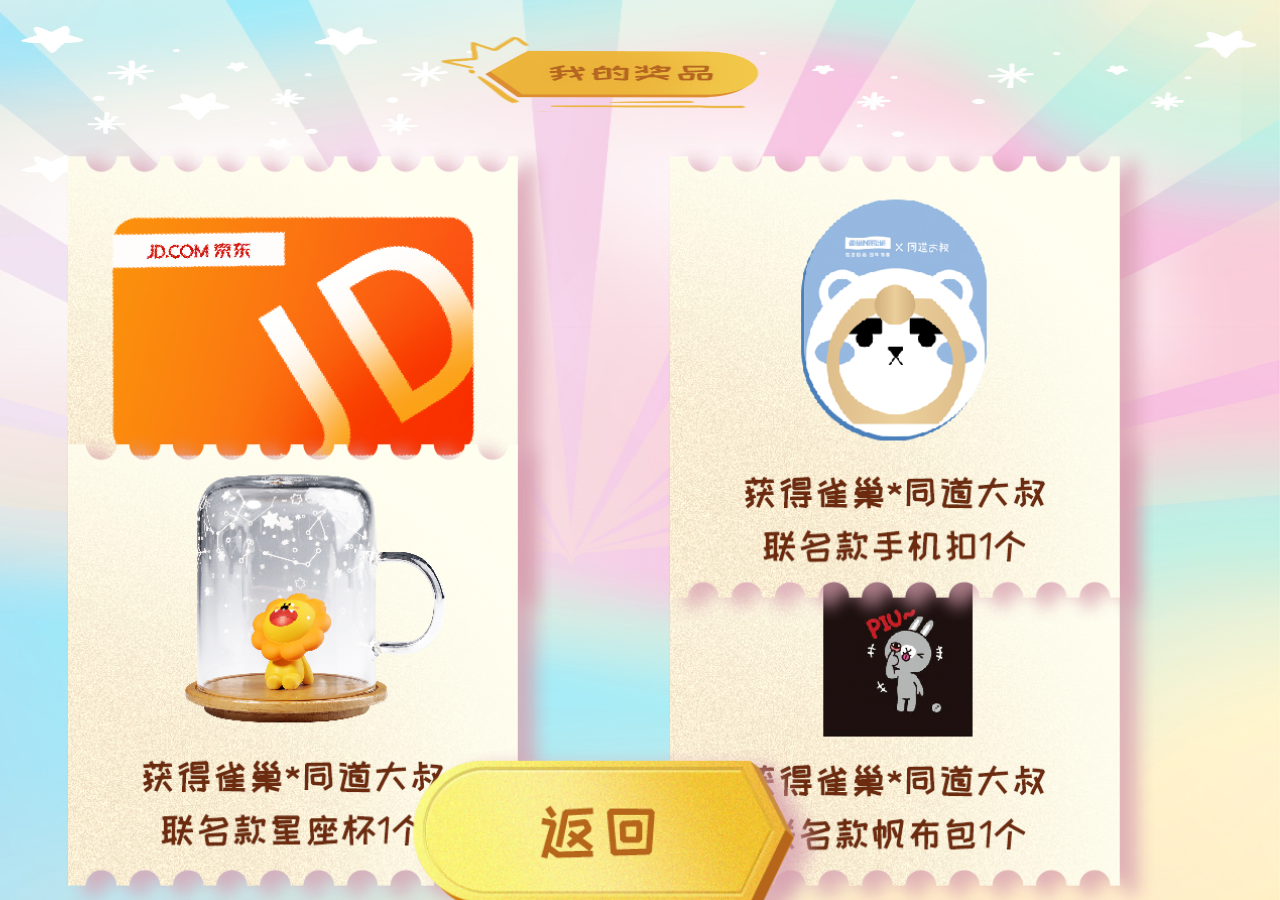
<file: 星运杯构建/html/prize.html>
<!DOCTYPE html>
<html lang="en">

<head>
    <meta charset="UTF-8">
    <meta name="viewport" content="width=device-width, initial-scale=1.0">
    <meta http-equiv="X-UA-Compatible" content="ie=edge">
    <title>Document</title>
    <script>
        (function(doc, win) {
            var docEl = doc.documentElement,
                resizeEvt = 'orientationchange' in window ? 'orientationchange' : 'resize',
                recalc = function() {
                    var clientWidth = docEl.clientWidth;
                    if (!clientWidth) return;
                    if (clientWidth >= 1080) {
                        docEl.style.fontSize = '140px';
                    } else {
                        docEl.style.fontSize = 140 * (clientWidth / 1080) + 'px';
                    }
                };

            if (!doc.addEventListener) return;
            win.addEventListener(resizeEvt, recalc, false);
            doc.addEventListener('DOMContentLoaded', recalc, false);
        })(document, window);
    </script>
    <link rel="stylesheet" href="../css/prize.css">
</head>

<body>
    <div class="prize">
        <img class="prize_img1" src="../img/prize_01.png" alt="">
        <img class="prize_img2" src="../img/prize_02.png" alt="">
        <img class="prize_img3" src="../img/prize_03.png" alt="">
        <img class="prize_img4" src="../img/prize_04.png" alt="">
        <img class="prize_img5" src="../img/prize_button.png" alt="">
    </div>
</body>

</html>
</file>
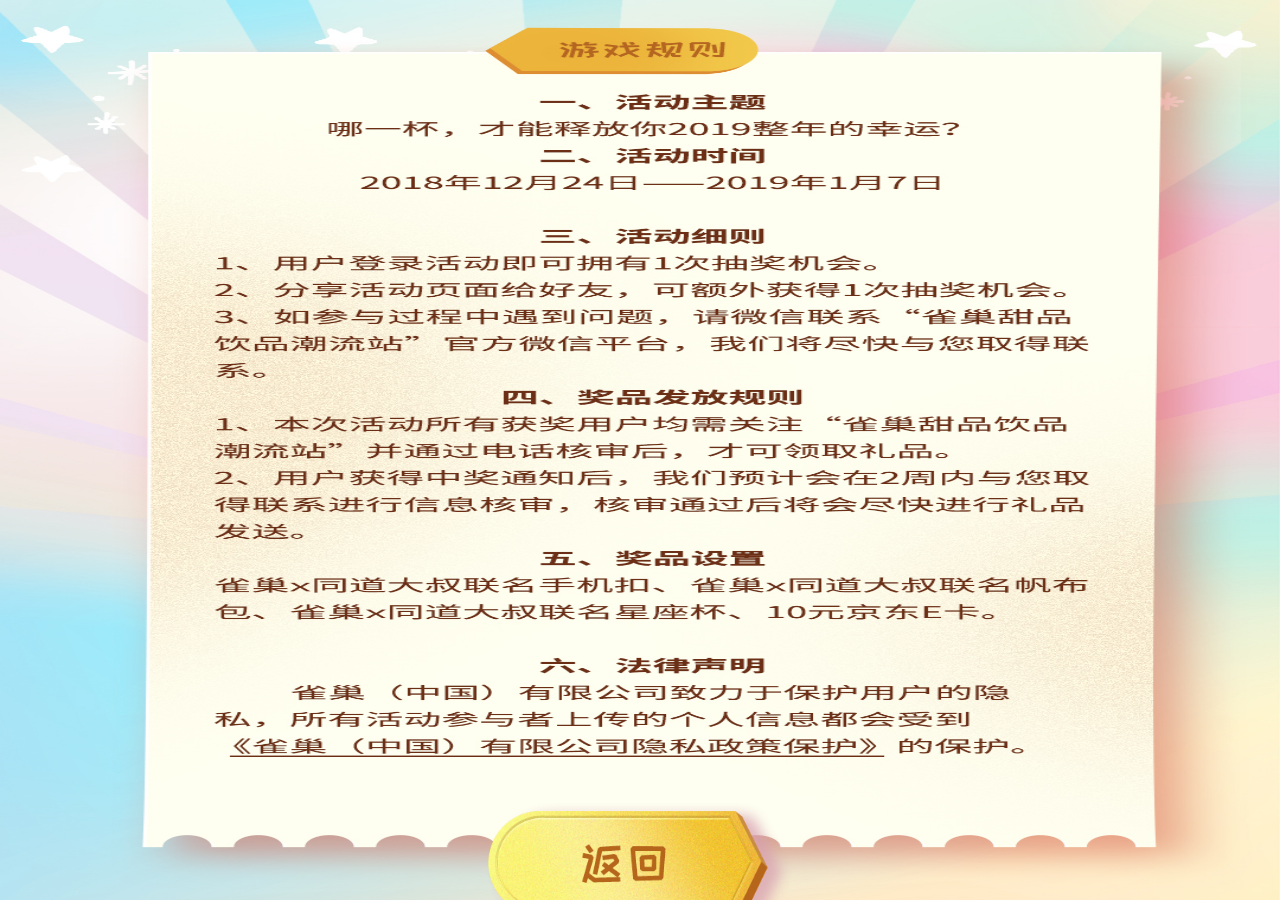
<file: 星运杯构建/html/rule.html>
<!DOCTYPE html>
<html lang="en">

<head>
    <meta charset="UTF-8">
    <meta name="viewport" content="width=device-width, initial-scale=1.0">
    <meta http-equiv="X-UA-Compatible" content="ie=edge">
    <title>Document</title>
    <script>
        (function(doc, win) {
            var docEl = doc.documentElement,
                resizeEvt = 'orientationchange' in window ? 'orientationchange' : 'resize',
                recalc = function() {
                    var clientWidth = docEl.clientWidth;
                    if (!clientWidth) return;
                    if (clientWidth >= 1080) {
                        docEl.style.fontSize = '140px';
                    } else {
                        docEl.style.fontSize = 140 * (clientWidth / 1080) + 'px';
                    }
                };

            if (!doc.addEventListener) return;
            win.addEventListener(resizeEvt, recalc, false);
            doc.addEventListener('DOMContentLoaded', recalc, false);
        })(document, window);
    </script>
    <link rel="stylesheet" href="../css/rule.css">
</head>

<body>
    <div class="rule">
        <img src="../img/prize_button.png" alt="">
    </div>
</body>

</html>
</file>
<file: 星运杯构建/css/index.css>
body,
html {
    width: 100%;
    height: 100%;
    margin: 0;
    padding: 0;
    overflow: hidden;
}

.body {
    width: 100%;
    height: 100%;
    background: url("../img/index_back1.jpg") no-repeat 0 0;
    background-size: 100% 100%;
    overflow: hidden;
}

.body .cup {
    position: relative;
    padding-left: 1rem;
    animation: big_cup 3s, big_cup1 4s infinite 6s;
    -moz-animation: big_cup 3s;
    /* Firefox */
    -webkit-animation: big_cup 3s, big_cup1 4s infinite 6s;
    /* Safari 和 Chrome */
    -o-animation: big_cup 3s;
    left: 28%;
    top: 14%;
    height: 60%;
}

.body .cup_back {
    position: absolute;
    padding-left: 0.9rem;
    top: 26%;
    left: 2rem;
    width: 4.8rem;
}

.body .cup .cup_top {
    position: absolute;
    top: 0.3rem;
    left: 0%;
    width: 5.2rem;
    z-index: 20;
    /*animation: cup_top_top 3s infinite 6s;*/
    /*animation-iteration-count: infinite;
    animation-delay: 3s;*/
    /*-moz-animation: cup_top_top 3s infinite 6s;*/
    /* Firefox */
    /*-webkit-animation: cup_top_top 3s infinite 6s;*/
    /* Safari 和 Chrome */
    /*-o-animation: cup_top_top 3s infinite 6s;*/
}

.body .cup .cup_center {
    position: absolute;
    top: 1.5rem;
    left: 0.2rem;
    width: 5.2rem;
    z-index: 10;
}

.body .cup .cup_footer {
    position: absolute;
    top: 2.6rem;
    left: 14%;
    width: 5.6rem;
    z-index: 8;
    /*animation: cup_top_top1 3s infinite 6s;*/
    /*animation-iteration-count: infinite;
    animation-delay: 3s;*/
    /*-moz-animation: cup_top_top1 3s infinite 6s;*/
    /* Firefox */
    /*-webkit-animation: cup_top_top1 3s infinite 6s;*/
    /* Safari 和 Chrome */
    /*-o-animation: cup_top_top1 3s infinite 6s;*/
}

.body .cup .cup_top_01 {
    position: absolute;
    top: 1rem;
    left: 0.5rem;
    width: 4.2rem;
    z-index: 16;
}

.body .cup .cup_top_02 {
    position: absolute;
    top: 24%;
    left: 12%;
    width: .6rem;
    z-index: 14;
    animation: cup_top_top2 6s infinite 6s;
    /*animation-iteration-count: infinite;
    animation-delay: 3s;*/
    -moz-animation: cup_top_top2 6s infinite 6s;
    /* Firefox */
    -webkit-animation: cup_top_top2 6s infinite 6s;
    /* Safari 和 Chrome */
    -o-animation: cup_top_top2 6s infinite 6s;
}

.body .cup .cup_top_03 {
    position: absolute;
    top: 22%;
    left: 20%;
    width: 0.8rem;
    z-index: 15;
    animation: cup_top_top3 6s infinite 6s;
    /*animation-iteration-count: infinite;
    animation-delay: 3s;*/
    -moz-animation: cup_top_top3 6s infinite 6s;
    /* Firefox */
    -webkit-animation: cup_top_top3 6s infinite 6s;
    /* Safari 和 Chrome */
    -o-animation: cup_top_top3 6s infinite 6s;
}

.body .cup .cup_top_04 {
    position: absolute;
    top: 18%;
    left: 32%;
    width: .6rem;
    z-index: 14;
    animation: cup_top_top4 6s infinite 6s;
    /*animation-iteration-count: infinite;
    animation-delay: 3s;*/
    -moz-animation: cup_top_top4 6s infinite 6s;
    /* Firefox */
    -webkit-animation: cup_top_top4 6s infinite 6s;
    /* Safari 和 Chrome */
    -o-animation: cup_top_top4 6s infinite 6s;
}

.body .cup .cup_top_05 {
    position: absolute;
    top: 12%;
    left: 38%;
    width: 1.4rem;
    z-index: 15;
    animation: cup_top_top5 6s infinite 6s;
    /*animation-iteration-count: infinite;
    animation-delay: 3s;*/
    -moz-animation: cup_top_top5 6s infinite 6s;
    /* Firefox */
    -webkit-animation: cup_top_top5 6s infinite 6s;
    /* Safari 和 Chrome */
    -o-animation: cup_top_top5 6s infinite 6s;
}

.body .rule_01 {
    font-size: .3rem;
    color: #b2815c;
    margin-left: 86%;
    margin-top: .4rem;
    margin-bottom: 0;
    letter-spacing: 2px;
}

.body .rule_02 {
    font-size: .3rem;
    color: #b2815c;
    margin-left: 78%;
    margin-top: .1rem;
    letter-spacing: 2px;
}

.body .absulate_img01 {
    position: absolute;
    top: .8rem;
    left: 62%;
    width: .7rem;
    animation: xiao_01 3s infinite 5s;
    /*animation-iteration-count: infinite;
    animation-delay: 3s;*/
    -moz-animation: xiao_01 3s infinite 5s;
    /* Firefox */
    -webkit-animation: xiao_01 3s infinite 5s;
    /* Safari 和 Chrome */
    -o-animation: xiao_01 3s infinite 5s;
}

.body .absulate_img02 {
    position: absolute;
    top: 20%;
    left: 60%;
    width: .6rem;
    animation: xiao_02 3s infinite 5s;
    /*animation-iteration-count: infinite;
    animation-delay: 3s;*/
    -moz-animation: xiao_02 3s infinite 5s;
    /* Firefox */
    -webkit-animation: xiao_02 3s infinite 5s;
    /* Safari 和 Chrome */
    -o-animation: xiao_02 3s infinite 5s;
}

.body .absulate_img03 {
    position: absolute;
    top: 21%;
    left: 72%;
    width: .9rem;
    animation: xiao_03 3s infinite 5s;
    /*animation-iteration-count: infinite;
    animation-delay: 3s;*/
    -moz-animation: xiao_03 3s infinite 5s;
    /* Firefox */
    -webkit-animation: xiao_03 3s infinite 5s;
    /* Safari 和 Chrome */
    -o-animation: xiao_03 3s infinite 5s;
}

.body .absulate_img04 {
    position: absolute;
    top: 23%;
    left: 84%;
    width: 1.2rem;
    animation: xiao_04 3s infinite 5s;
    /*animation-iteration-count: infinite;
    animation-delay: 3s;*/
    -moz-animation: xiao_04 3s infinite 5s;
    /* Firefox */
    -webkit-animation: xiao_04 3s infinite 5s;
    /* Safari 和 Chrome */
    -o-animation: xiao_04 3s infinite 5s;
}

.body .absulate_img05 {
    position: absolute;
    top: 2.6rem;
    left: 0%;
    width: 2.4rem;
    animation: sun 3s infinite 5s;
    /*animation-iteration-count: infinite;
    animation-delay: 3s;*/
    -moz-animation: sun 3s infinite 5s;
    /* Firefox */
    -webkit-animation: sun 3s infinite 5s;
    /* Safari 和 Chrome */
    -o-animation: sun 3s infinite 5s;
}

.body .absulate_img06 {
    position: absolute;
    top: 50%;
    left: 17%;
    width: .6rem;
    animation: xiao_05 3s infinite 5s;
    /*animation-iteration-count: infinite;
    animation-delay: 3s;*/
    -moz-animation: xiao_05 3s infinite 5s;
    /* Firefox */
    -webkit-animation: xiao_05 3s infinite 5s;
    /* Safari 和 Chrome */
    -o-animation: xiao_05 3s infinite 5s;
}

.body .absulate_img07 {
    position: absolute;
    top: 56%;
    left: 5%;
    width: .7rem;
    animation: xiao_06 3s infinite 5s;
    /*animation-iteration-count: infinite;
    animation-delay: 3s;*/
    -moz-animation: xiao_06 3s infinite 5s;
    /* Firefox */
    -webkit-animation: xiao_06 3s infinite 5s;
    /* Safari 和 Chrome */
    -o-animation: xiao_06 3s infinite 5s;
}

.body .absulate_img08 {
    position: absolute;
    bottom: .6rem;
    left: 0%;
    width: 3.6rem;
    /*animation: big_cup_top01 50s;*/
    /*-moz-animation: big_cup_top01 50s;*/
    /* Firefox */
    /*-webkit-animation: big_cup_top01 50s;*/
    /* Safari 和 Chrome */
    /*-o-animation: big_cup_top01 50s;*/
}

.body .absulate_img09 {
    position: absolute;
    top: -24%;
    left: -5%;
    width: 2.8rem;
    animation: big_cup_top01 1s;
    -moz-animation: big_cup_top01 1s;
    /* Firefox */
    -webkit-animation: big_cup_top01 1s;
    /* Safari 和 Chrome */
    -o-animation: big_cup_top01 1s;
}

.body .absulate_img10 {
    position: absolute;
    top: 2.2rem;
    left: 33%;
    width: .9rem;
    animation: big_cup_top02 3s infinite 2s;
    /*animation-iteration-count: infinite;
    animation-delay: 2s;*/
    -moz-animation: big_cup_top02 3s infinite 2s;
    /* Firefox */
    -webkit-animation: big_cup_top02 3s infinite 2s;
    /* Safari 和 Chrome */
    -o-animation: big_cup_top02 3s infinite 2s;
}

.body .absulate_img11 {
    position: absolute;
    top: 2.8rem;
    left: 43%;
    width: 1.2rem;
    animation: big_cup_top03 3s infinite 2s;
    /*animation-iteration-count: infinite;
    animation-delay: 2s;*/
    -moz-animation: big_cup_top03 3s infinite 2s;
    /* Firefox */
    -webkit-animation: big_cup_top03 3s infinite 2s;
    /* Safari 和 Chrome */
    -o-animation: big_cup_top03 3s infinite 2s;
}

.body .absulate_img12 {
    position: absolute;
    bottom: 1rem;
    left: 68%;
    width: 1.4rem;
    /* animation: big_cup_top03 3s; */
    animation-iteration-count: infinite;
    animation-delay: 2s;
    z-index: 30;
}

.body .absulate_img13 {
    position: absolute;
    top: 1rem;
    left: 4%;
    width: 1rem;
}


/*动画*/

@keyframes big_cup {
    0% {
        left: -20%;
        top: 41%;
    }
    100% {
        left: 28%;
        top: 14%;
    }
}

@-moz-keyframes big_cup {
    0% {
        left: -20%;
        top: 41%;
    }
    100% {
        left: 28%;
        top: 14%;
    }
}

@-webkit-keyframes big_cup {
    0% {
        left: -20%;
        top: 41%;
    }
    100% {
        left: 28%;
        top: 14%;
    }
}

@-o-keyframes big_cup {
    0% {
        left: -20%;
        top: 41%;
    }
    100% {
        left: 28%;
        top: 14%;
    }
}

@keyframes big_cup1 {
    0% {
        transform: rotate(6deg);
        -ms-transform: rotate(6deg);
        -webkit-transform: rotate(6deg);
        -o-transform: rotate(6deg);
        -moz-transform: rotate(6deg);
    }
    50% {
        transform: rotate(-6deg);
        -ms-transform: rotate(-6deg);
        -webkit-transform: rotate(-6deg);
        -o-transform: rotate(-6deg);
        -moz-transform: rotate(-6deg);
    }
    75% {
        transform: rotate(6deg);
        -ms-transform: rotate(6deg);
        -webkit-transform: rotate(6deg);
        -o-transform: rotate(6deg);
        -moz-transform: rotate(6deg);
    }
    100% {
        transform: rotate(0deg);
        -ms-transform: rotate(0deg);
        -webkit-transform: rotate(0deg);
        -o-transform: rotate(0deg);
        -moz-transform: rotate(0deg);
    }
}

@-moz-keyframes big_cup1 {
    0% {
        transform: rotate(6deg);
        -ms-transform: rotate(6deg);
        -webkit-transform: rotate(6deg);
        -o-transform: rotate(6deg);
        -moz-transform: rotate(6deg);
    }
    50% {
        transform: rotate(-6deg);
        -ms-transform: rotate(-6deg);
        -webkit-transform: rotate(-6deg);
        -o-transform: rotate(-6deg);
        -moz-transform: rotate(-6deg);
    }
    75% {
        transform: rotate(6deg);
        -ms-transform: rotate(6deg);
        -webkit-transform: rotate(6deg);
        -o-transform: rotate(6deg);
        -moz-transform: rotate(6deg);
    }
    100% {
        transform: rotate(0deg);
        -ms-transform: rotate(0deg);
        -webkit-transform: rotate(0deg);
        -o-transform: rotate(0deg);
        -moz-transform: rotate(0deg);
    }
}

@-webkit-keyframes big_cup1 {
    0% {
        transform: rotate(6deg);
        -ms-transform: rotate(6deg);
        -webkit-transform: rotate(6deg);
        -o-transform: rotate(6deg);
        -moz-transform: rotate(6deg);
    }
    50% {
        transform: rotate(-6deg);
        -ms-transform: rotate(-6deg);
        -webkit-transform: rotate(-6deg);
        -o-transform: rotate(-6deg);
        -moz-transform: rotate(-6deg);
    }
    75% {
        transform: rotate(6deg);
        -ms-transform: rotate(6deg);
        -webkit-transform: rotate(6deg);
        -o-transform: rotate(6deg);
        -moz-transform: rotate(6deg);
    }
    100% {
        transform: rotate(0deg);
        -ms-transform: rotate(0deg);
        -webkit-transform: rotate(0deg);
        -o-transform: rotate(0deg);
        -moz-transform: rotate(0deg);
    }
}

@-o-keyframes big_cup1 {
    0% {
        transform: rotate(6deg);
        -ms-transform: rotate(6deg);
        -webkit-transform: rotate(6deg);
        -o-transform: rotate(6deg);
        -moz-transform: rotate(6deg);
    }
    50% {
        transform: rotate(-6deg);
        -ms-transform: rotate(-6deg);
        -webkit-transform: rotate(-6deg);
        -o-transform: rotate(-6deg);
        -moz-transform: rotate(-6deg);
    }
    75% {
        transform: rotate(6deg);
        -ms-transform: rotate(6deg);
        -webkit-transform: rotate(6deg);
        -o-transform: rotate(6deg);
        -moz-transform: rotate(6deg);
    }
    100% {
        transform: rotate(0deg);
        -ms-transform: rotate(0deg);
        -webkit-transform: rotate(0deg);
        -o-transform: rotate(0deg);
        -moz-transform: rotate(0deg);
    }
}

@keyframes big_cup_top01 {
    0% {
        opacity: 0;
    }
    100% {
        opacity: 1;
    }
}

@-moz-keyframes big_cup_top01 {
    0% {
        opacity: 0;
    }
    100% {
        opacity: 1;
    }
}

@-webkit-keyframes big_cup_top01 {
    0% {
        opacity: 0;
    }
    100% {
        opacity: 1;
    }
}

@-o-keyframes big_cup_top01 {
    0% {
        opacity: 0;
    }
    100% {
        opacity: 1;
    }
}

@keyframes big_cup_top02 {
    0% {
        top: 2.2rem;
        left: 33%;
    }
    100% {
        top: 1.4rem;
        left: 26%;
    }
}

@-moz-keyframes big_cup_top02 {
    0% {
        top: 2.2rem;
        left: 33%;
    }
    100% {
        top: 1.4rem;
        left: 26%;
    }
}

@-webkit-keyframes big_cup_top02 {
    0% {
        top: 2.2rem;
        left: 33%;
    }
    100% {
        top: 1.4rem;
        left: 26%;
    }
}

@-o-keyframes big_cup_top02 {
    0% {
        top: 2.2rem;
        left: 33%;
    }
    100% {
        top: 1.4rem;
        left: 26%;
    }
}

@keyframes big_cup_top03 {
    0% {
        top: 2.8rem;
        left: 43%;
    }
    100% {
        top: 1.6rem;
        left: 43%;
    }
}

@-moz-keyframes big_cup_top03 {
    0% {
        top: 2.8rem;
        left: 43%;
    }
    100% {
        top: 1.6rem;
        left: 43%;
    }
}

@-webkit-keyframes big_cup_top03 {
    0% {
        top: 2.8rem;
        left: 43%;
    }
    100% {
        top: 1.6rem;
        left: 43%;
    }
}

@-o-keyframes big_cup_top03 {
    0% {
        top: 2.8rem;
        left: 43%;
    }
    100% {
        top: 1.6rem;
        left: 43%;
    }
}


/*小太阳*/

@keyframes sun {
    0% {
        left: 0%;
    }
    100% {
        left: -6%;
    }
}

@-moz-keyframes sun {
    0% {
        left: 0%;
    }
    100% {
        left: -6%;
    }
}

@-webkit-keyframes sun {
    0% {
        left: 0%;
    }
    100% {
        left: -6%;
    }
}

@-o-keyframes sun {
    0% {
        left: 0%;
    }
    100% {
        left: -6%;
    }
}


/*小飞碟*/

@keyframes xiao_01 {
    0% {
        left: 62%;
    }
    100% {
        left: 60%;
    }
}

@-moz-keyframes xiao_01 {
    0% {
        left: 62%;
    }
    100% {
        left: 60%;
    }
}

@-webkit-keyframes xiao_01 {
    0% {
        left: 62%;
    }
    100% {
        left: 60%;
    }
}

@-o-keyframes xiao_01 {
    0% {
        left: 62%;
    }
    100% {
        left: 60%;
    }
}

@keyframes xiao_02 {
    0% {
        top: 20%;
        left: 60%;
    }
    100% {
        top: 18%;
        left: 67%;
    }
}

@-moz-keyframes xiao_02 {
    0% {
        top: 20%;
        left: 60%;
    }
    100% {
        top: 18%;
        left: 67%;
    }
}

@-webkit-keyframes xiao_02 {
    0% {
        top: 20%;
        left: 60%;
    }
    100% {
        top: 18%;
        left: 67%;
    }
}

@-o-keyframes xiao_02 {
    0% {
        top: 20%;
        left: 60%;
    }
    100% {
        top: 18%;
        left: 67%;
    }
}

@keyframes xiao_03 {
    0% {
        top: 21%;
        left: 72%;
    }
    100% {
        top: 19%;
        left: 78%;
    }
}

@-moz-keyframes xiao_03 {
    0% {
        top: 21%;
        left: 72%;
    }
    100% {
        top: 19%;
        left: 78%;
    }
}

@-webkit-keyframes xiao_03 {
    0% {
        top: 21%;
        left: 72%;
    }
    100% {
        top: 19%;
        left: 78%;
    }
}

@-o-keyframes xiao_03 {
    0% {
        top: 21%;
        left: 72%;
    }
    100% {
        top: 19%;
        left: 78%;
    }
}

@keyframes xiao_04 {
    0% {
        top: 23%;
        left: 84%;
    }
    100% {
        top: 21%;
        left: 90%;
    }
}

@-moz-keyframes xiao_04 {
    0% {
        top: 23%;
        left: 84%;
    }
    100% {
        top: 21%;
        left: 90%;
    }
}

@-webkit-keyframes xiao_04 {
    0% {
        top: 23%;
        left: 84%;
    }
    100% {
        top: 21%;
        left: 90%;
    }
}

@-o-keyframes xiao_04 {
    0% {
        top: 23%;
        left: 84%;
    }
    100% {
        top: 21%;
        left: 90%;
    }
}

@keyframes xiao_05 {
    0% {
        top: 50%;
        left: 17%;
    }
    100% {
        top: 52%;
        left: 12%;
    }
}

@-moz-keyframes xiao_05 {
    0% {
        top: 50%;
        left: 17%;
    }
    100% {
        top: 52%;
        left: 12%;
    }
}

@-webkit-keyframes xiao_05 {
    0% {
        top: 50%;
        left: 17%;
    }
    100% {
        top: 52%;
        left: 12%;
    }
}

@-o-keyframes xiao_05 {
    0% {
        top: 50%;
        left: 17%;
    }
    100% {
        top: 52%;
        left: 12%;
    }
}

@keyframes xiao_06 {
    0% {
        top: 56%;
        left: 5%;
    }
    100% {
        top: 54%;
        left: 1%;
    }
}

@-moz-keyframes xiao_06 {
    0% {
        top: 56%;
        left: 5%;
    }
    100% {
        top: 54%;
        left: 1%;
    }
}

@-webkit-keyframes xiao_06 {
    0% {
        top: 56%;
        left: 5%;
    }
    100% {
        top: 54%;
        left: 1%;
    }
}

@-o-keyframes xiao_06 {
    0% {
        top: 56%;
        left: 5%;
    }
    100% {
        top: 54%;
        left: 1%;
    }
}


/*杯子盖子*/

@keyframes cup_top_top {
    0% {
        left: 1%;
    }
    50% {
        left: -1%;
    }
    100% {
        left: 1%;
    }
}

@-moz-keyframes cup_top_top {
    0% {
        left: 1%;
    }
    50% {
        left: -1%;
    }
    100% {
        left: 1%;
    }
}

@-webkit-keyframes cup_top_top {
    0% {
        left: 1%;
    }
    50% {
        left: -1%;
    }
    100% {
        left: 1%;
    }
}

@-o-keyframes cup_top_top {
    0% {
        left: 1%;
    }
    50% {
        left: -1%;
    }
    100% {
        left: 1%;
    }
}


/*杯子筒子*/

@keyframes cup_top_top1 {
    0% {
        left: 13%;
    }
    50% {
        left: 15%;
    }
    100% {
        left: 13%;
    }
}

@-moz-keyframes cup_top_top1 {
    0% {
        left: 13%;
    }
    50% {
        left: 15%;
    }
    100% {
        left: 13%;
    }
}

@-webkit-keyframes cup_top_top1 {
    0% {
        left: 13%;
    }
    50% {
        left: 15%;
    }
    100% {
        left: 13%;
    }
}

@-o-keyframes cup_top_top1 {
    0% {
        left: 13%;
    }
    50% {
        left: 15%;
    }
    100% {
        left: 13%;
    }
}

@keyframes cup_top_top2 {
    0% {
        top: 26%;
    }
    25% {
        top: 24%;
    }
    50% {
        top: 26%;
    }
    100% {
        top: 24%;
    }
}

@-moz-keyframes cup_top_top2 {
    0% {
        top: 26%;
    }
    25% {
        top: 24%;
    }
    50% {
        top: 26%;
    }
    100% {
        top: 24%;
    }
}

@-webkit-keyframes cup_top_top2 {
    0% {
        top: 26%;
    }
    25% {
        top: 24%;
    }
    50% {
        top: 26%;
    }
    100% {
        top: 24%;
    }
}

@-o-keyframes cup_top_top2 {
    0% {
        top: 26%;
    }
    25% {
        top: 24%;
    }
    50% {
        top: 26%;
    }
    100% {
        top: 24%;
    }
}

@keyframes cup_top_top3 {
    0% {
        top: 20%;
    }
    25% {
        top: 24%;
    }
    50% {
        top: 20%;
    }
    100% {
        top: 24%;
    }
}

@-moz-keyframes cup_top_top3 {
    0% {
        top: 20%;
    }
    25% {
        top: 24%;
    }
    50% {
        top: 20%;
    }
    100% {
        top: 24%;
    }
}

@-webkit-keyframes cup_top_top3 {
    0% {
        top: 20%;
    }
    25% {
        top: 24%;
    }
    50% {
        top: 20%;
    }
    100% {
        top: 24%;
    }
}

@-o-keyframes cup_top_top3 {
    0% {
        top: 20%;
    }
    25% {
        top: 24%;
    }
    50% {
        top: 20%;
    }
    100% {
        top: 24%;
    }
}

@keyframes cup_top_top4 {
    0% {
        top: 16%;
    }
    25% {
        top: 20%;
    }
    50% {
        top: 16%;
    }
    100% {
        top: 20%;
    }
}

@-moz-keyframes cup_top_top4 {
    0% {
        top: 16%;
    }
    25% {
        top: 20%;
    }
    50% {
        top: 16%;
    }
    100% {
        top: 20%;
    }
}

@-webkit-keyframes cup_top_top4 {
    0% {
        top: 16%;
    }
    25% {
        top: 20%;
    }
    50% {
        top: 16%;
    }
    100% {
        top: 20%;
    }
}

@-o-keyframes cup_top_top4 {
    0% {
        top: 16%;
    }
    25% {
        top: 20%;
    }
    50% {
        top: 16%;
    }
    100% {
        top: 20%;
    }
}

@keyframes cup_top_top5 {
    0% {
        top: 10%;
        left: 36%;
    }
    25% {
        top: 14%;
        left: 40%;
    }
    50% {
        top: 10%;
        left: 36%;
    }
    100% {
        top: 14%;
        left: 40%;
    }
}

@-moz-keyframes cup_top_top5 {
    0% {
        top: 10%;
        left: 36%;
    }
    25% {
        top: 14%;
        left: 40%;
    }
    50% {
        top: 10%;
        left: 36%;
    }
    100% {
        top: 14%;
        left: 40%;
    }
}

@-webkit-keyframes cup_top_top5 {
    0% {
        top: 10%;
        left: 36%;
    }
    25% {
        top: 14%;
        left: 40%;
    }
    50% {
        top: 10%;
        left: 36%;
    }
    100% {
        top: 14%;
        left: 40%;
    }
}

@-o-keyframes cup_top_top5 {
    0% {
        top: 10%;
        left: 36%;
    }
    25% {
        top: 14%;
        left: 40%;
    }
    50% {
        top: 10%;
        left: 36%;
    }
    100% {
        top: 14%;
        left: 40%;
    }
}


/*适配*/

@media only screen and (device-width: 375px) and (height: 724px) {
    .body .cup {
        top: 16% !important;
    }
    .body .absulate_img09 {
        top: -20% !important;
    }
    @keyframes big_cup {
        0% {
            left: -20%;
            top: 41%;
        }
        100% {
            left: 28%;
            top: 16%;
        }
    }
    @-moz-keyframes big_cup {
        0% {
            left: -20%;
            top: 41%;
        }
        100% {
            left: 28%;
            top: 16%;
        }
    }
    @-webkit-keyframes big_cup {
        0% {
            left: -20%;
            top: 41%;
        }
        100% {
            left: 28%;
            top: 16%;
        }
    }
    @-o-keyframes big_cup {
        0% {
            left: -20%;
            top: 41%;
        }
        100% {
            left: 28%;
            top: 16%;
        }
    }
    .body .cup_back {
        top: 26% !important;
    }
    .body .absulate_img08 {
        bottom: 1.4rem !important;
        left: 6% !important;
    }
    .body .absulate_img12 {
        bottom: 2.8rem !important;
        left: 72% !important;
    }
}
</file>
<file: 星运杯构建/css/p10.css>
body,
html {
    width: 100%;
    height: 100%;
    margin: 0;
    padding: 0;
    overflow: hidden;
}

.p10 {
    width: 100%;
    height: 100%;
    overflow: hidden;
    position: relative;
}

.p10 .p10_01 {
    position: absolute;
    bottom: 4%;
    left: 40%;
    width: 1.4rem;
    z-index: 12;
}

.p10 .p10_02 {
    position: absolute;
    top: 0%;
    width: 100%;
    height: 100%;
}
</file>
<file: 星运杯构建/css/p11.css>
body,
html {
    width: 100%;
    height: 100%;
    margin: 0;
    padding: 0;
    overflow: hidden;
}

.p11 {
    width: 100%;
    height: 100%;
    background: url("../img/p11_fanbu.jpg") no-repeat 0 0;
    background-size: 100% 100%;
    overflow: hidden;
    position: relative;
}

.p11 .p11_01 {
    margin-top: 85%;
    margin-left: 12%;
    height: .8rem;
    width: 75%;
    background: url("../img/p11_div_username.png") no-repeat 0 0;
    background-size: 100% 100%;
    display: flex;
    flex-direction: row;
    justify-content: center;
    align-items: center;
}

.p11 .p11_02 {
    margin-top: 0%;
    margin-left: 12%;
    height: .8rem;
    width: 75%;
    background: url("../img/p11_div_phone.png") no-repeat 0 0;
    background-size: 100% 100%;
    display: flex;
    flex-direction: row;
    justify-content: center;
    align-items: center;
}

.p11 .p11_03 {
    margin-top: 0%;
    margin-left: 12%;
    height: .8rem;
    width: 75%;
    background: url("../img/p11_div_name.png") no-repeat 0 0;
    background-size: 100% 100%;
    display: flex;
    flex-direction: row;
    justify-content: center;
    align-items: center;
}

.p11 .p11_04 {
    margin-top: 0%;
    margin-left: 12%;
    height: .8rem;
    width: 75%;
    background: url("../img/p11_div_dizhi.png") no-repeat 0 0;
    background-size: 100% 100%;
    display: flex;
    flex-direction: row;
    justify-content: center;
    align-items: center;
}

.p11 .p11_05 {
    margin-top: -3%;
    margin-left: 12%;
    height: .8rem;
    width: 75%;
    display: flex;
    flex-direction: row;
    align-items: center;
}

.p11 .p11_05 img {
    width: 4.8rem;
    margin-left: .2rem;
}

.p11 .p11_06 {
    position: absolute;
    top: 83%;
    left: 37%;
    width: 2rem;
}

.p11 input {
    width: 2.6rem;
    margin-left: 21%;
    border: 0;
    outline: none;
    background-color: #fdc545;
    color: #af6e1b;
}

.p11 .input_check {
    position: absolute;
    visibility: hidden;
}

.p11 .input_check+label {
    display: inline-block;
    width: 10px;
    height: 10px;
    border: 3px solid #b56621;
    position: relative;
    margin-left: 3%;
}

.p11 .p9_tanch_mei_jiang {
    position: relative;
    top: -52%;
    left: 10%;
    width: 80%;
    height: 40%;
    background: url(../img/mashang_fenxiang.png) no-repeat 0 0;
    background-size: 100% 100%;
    z-index: 300;
    overflow: hidden;
}

.p11 .p9_tanch_mei_jiang .p9_zhezhao_tanc_close {
    position: absolute;
    top: 12%;
    left: 90%;
    width: .4rem;
}

.p11 .p9_tanch_mei_jiang .p9_tanc_guajiang {
    position: absolute;
    top: 70%;
    left: 27%;
    width: 2.4rem;
}

.p11 .input_check:checked+label:after {
    content: "";
    position: absolute;
    left: 0px;
    /* bottom: -150px; */
    top: -4px;
    width: 11px;
    height: 1px;
    border: 4px solid #b56621;
    border-top-color: transparent;
    border-right-color: transparent;
    -ms-transform: rotate(-60deg);
    -moz-transform: rotate(-60deg);
    -webkit-transform: rotate(-60deg);
    transform: rotate(-45deg);
}
</file>
<file: 星运杯构建/css/p9.css>
body,
html {
    width: 100%;
    height: 100%;
    margin: 0;
    padding: 0;
    overflow: hidden;
}

.p9 {
    width: 100%;
    height: 100%;
    background: url("../img/p9_back.jpg") no-repeat 0 0;
    background-size: 100% 100%;
    overflow: hidden;
    position: relative;
}

.p9 .p9_name {
    position: absolute;
    top: 6%;
    left: 8%;
    font-size: .6rem;
    width: 2.2rem;
    word-wrap: break-word;
}

.p9 .p9_01 {
    position: absolute;
    top: 28%;
    left: 14%;
    width: 3rem;
}

.p9 .p9_02 {
    position: absolute;
    top: 28%;
    left: 45%;
    width: 2rem;
}

.p9 .p9_03 {
    position: absolute;
    top: 61%;
    left: 1%;
    width: 7.6rem;
}

.p9 .p9_04 {
    position: absolute;
    top: 62.6%;
    left: 54%;
    width: 2.8rem;
}

.p9 .p9_05 {
    position: absolute;
    top: 75.6%;
    left: 41%;
    width: 4rem;
    z-index: 100;
}

.p9 .p9_06 {
    position: absolute;
    top: 39%;
    left: 56%;
    width: 2rem;
    z-index: 100;
}

.p9_zhezhao {
    width: 100%;
    height: 100%;
    background-color: #000000;
    opacity: 0.6;
    position: absolute;
    top: 0;
    z-index: 200;
}

.p9 .p9_zhezhao_tanc {
    position: relative;
    top: 28%;
    left: 10%;
    width: 80%;
    height: 40%;
    background: url(../img/p9_tanc.png) no-repeat 0 0;
    background-size: 100% 100%;
    z-index: 300;
    overflow: hidden;
}

.p9 .p9_zhezhao_tanc .p9_zhezhao_tanc_close {
    position: absolute;
    top: 3%;
    left: 90%;
    width: .4rem;
}

.p9 .p9_zhezhao_tanc .p9_zhezhao_tanc_div1 {
    display: flex;
    flex-direction: row;
    margin-top: 20%;
    margin-left: 14%;
}

.p9 .p9_zhezhao_tanc .p9_zhezhao_tanc_div1 .p9_zhezhao_tanc_div1_02 {
    margin-left: .8rem;
}

@font-face {
    font-family: 'myFirstFont';
    src: url('../font/zhanku.ttf');
}

.p9 .p9_zhezhao_tanc .p9_tanc_guajiang {
    position: absolute;
    top: 74%;
    left: 34%;
    width: 2.4rem;
}

.p9 .p9_tanch_mei_jiang {
    position: relative;
    top: 28%;
    left: 10%;
    width: 80%;
    height: 40%;
    background: url(../img/p9_tanch_mei_jiang.png) no-repeat 0 0;
    background-size: 100% 100%;
    z-index: 300;
    overflow: hidden;
}

.p9 .p9_tanch_mei_jiang2 {
    position: relative;
    top: 28%;
    left: 10%;
    width: 80%;
    height: 40%;
    background: url(../img/p9_tanch_mei_jiang2.png) no-repeat 0 0;
    background-size: 100% 100%;
    z-index: 300;
    overflow: hidden;
}

.p9 .p9_tanch_mei_jiang3 {
    position: relative;
    top: 28%;
    left: 10%;
    width: 80%;
    height: 40%;
    background: url(../img/p9_tanch_mei_jiang3.png) no-repeat 0 0;
    background-size: 100% 100%;
    z-index: 300;
    overflow: hidden;
}

.p9 .p9_zhezhao_tanc_close {
    position: absolute;
    top: 12%;
    left: 90%;
    width: .4rem;
}

.p9 .p9_tanc_guajiang {
    position: absolute;
    top: 70%;
    left: 27%;
    width: 2.4rem;
}

.p9 .p9_zhezhao_tanc label {
    position: relative;
    top: 14px;
    font-size: .4rem;
    font-family: 'myFirstFont';
    color: #885d37;
    line-height: 16px;
    font-weight: 800;
    display: flex;
    align-items: center;
    flex-direction: row;
}

.fenxiang {
    position: absolute;
    top: 2%;
    left: 22%;
    width: 6rem;
    z-index: 300;
}

.p9 .p9_zhezhao_tanc input[type="radio"] {
    display: none;
}

.p9 .p9_zhezhao_tanc input[type='radio']+label:before {
    display: inline-block;
    content: '';
    background: url('../img/p9_tanc_xuanz.png') no-repeat 0 0;
    background-size: 100% 100%;
    width: .4rem;
    height: .4rem;
    margin-right: .1rem;
}

.p9 .p9_zhezhao_tanc input[type='radio']:checked+label:before {
    background: url('../img/p9_tanc_meixuanz.png') no-repeat 0 0;
    background-size: 100% 100%;
    width: .4rem;
    height: .4rem;
}
</file>
<file: 星运杯构建/css/p6.css>
body,
html {
    width: 100%;
    height: 100%;
    margin: 0;
    padding: 0;
    overflow: hidden;
}

.p6 {
    width: 100%;
    height: 100%;
    background: url("../img/p6_back.jpg") no-repeat 0 0;
    background-size: 100% 100%;
    overflow: hidden;
}

.p6 .p6_01 {
    width: 3.6rem;
    position: absolute;
    top: 65%;
    left: 25%;
}

.p6 .p6_02 {
    width: 2.65rem;
    position: absolute;
    top: 28%;
    left: 14%;
}

.p6 .p6_03 {
    width: 2.5rem;
    position: absolute;
    top: 28%;
    left: 54%;
}

.p6 .p6_04 {
    width: 2.65rem;
    position: absolute;
    top: 46%;
    left: 14%;
}

.p6 .p6_05 {
    width: 2.4rem;
    position: absolute;
    top: 46%;
    left: 55%;
}
</file>
<file: 星运杯构建/css/p7.css>
body,
html {
    width: 100%;
    height: 100%;
    margin: 0;
    padding: 0;
    overflow: hidden;
}

.p7 {
    width: 100%;
    height: 100%;
    background: url("../img/p7_back.jpg") no-repeat 0 0;
    background-size: 100% 100%;
    overflow: hidden;
}

.p7 .p7_01 {
    width: 2.8rem;
    position: absolute;
    top: 69%;
    left: 31%;
}

.p7 .p7_02 {
    width: 2.2rem;
    position: absolute;
    top: 22%;
    left: 33%;
}

.p7 .p7_03 {
    width: 2.2rem;
    position: absolute;
    top: 49%;
    left: 30%;
}

.p7 .p7_04 {
    width: 2.2rem;
    position: absolute;
    top: 36%;
    left: 13%;
}
</file>
<file: 星运杯构建/css/p8.css>
body,
html {
    width: 100%;
    height: 100%;
    margin: 0;
    padding: 0;
    overflow: hidden;
}

.p8 {
    width: 100%;
    height: 100%;
    background: url("../img/p8_back.jpg") no-repeat 0 0;
    background-size: 100% 100%;
    overflow: hidden;
}

.p8 .p8_01 {
    width: 3.6rem;
    position: absolute;
    top: 65%;
    left: 25%;
}

.p8 .p8_02 {
    width: 2.2rem;
    position: absolute;
    top: 28%;
    left: 14%;
}

.p8 .p8_03 {
    width: 2.5rem;
    position: absolute;
    top: 28%;
    left: 54%;
}

.p8 .p8_04 {
    width: 2.2rem;
    position: absolute;
    top: 48%;
    left: 14%;
}

.p8 .p8_05 {
    width: 2.4rem;
    position: absolute;
    top: 49%;
    left: 55%;
}
</file>
<file: 星运杯构建/css/page.css>
body,
html {
    width: 100%;
    height: 100%;
    margin: 0;
    padding: 0;
    overflow: hidden;
}

.page01 {
    width: 100%;
    height: 100%;
    background: url("../img/index_back1.jpg") no-repeat 0 0;
    background-size: 100% 100%;
    overflow: hidden;
}

.page01 .page01_img1 {
    width: 6.4rem;
    margin-left: 8%;
    margin-top: 12%;
}

.page01 .page01_img2 {
    display: block;
    width: 1.6rem;
    margin-top: -1rem;
    margin-left: 38%;
}
</file>
<file: 星运杯构建/css/page02.css>
body,
html {
    width: 100%;
    height: 100%;
    margin: 0;
    padding: 0;
    overflow: hidden;
}

.page02 {
    width: 100%;
    height: 100%;
    background: url("../img/page03_back.jpg") no-repeat 0 0;
    background-size: 100% 100%;
    overflow: hidden;
    position: relative;
}

.page02_top {
    width: 6.8rem;
    margin-left: 6%;
}

.page02 .page02_12_01 {
    width: .8rem;
    position: absolute;
    top: 54%;
    left: 0%;
}

.page02 .page02_12_01_d {
    width: 1.5rem;
    position: absolute;
    top: 50%;
    left: 0%;
}

.page02 .page02_12_02 {
    width: .8rem;
    position: absolute;
    top: 61%;
    left: 14%;
}

.page02 .page02_12_02_d {
    width: 1.6rem;
    position: absolute;
    top: 55%;
    left: 10%;
}

.page02 .page02_12_03 {
    width: .8rem;
    position: absolute;
    top: 64%;
    left: 30%;
}

.page02 .page02_12_03_d {
    width: 1.67rem;
    position: absolute;
    top: 58%;
    left: 25%;
}

.page02 .page02_12_04 {
    width: .8rem;
    position: absolute;
    top: 65%;
    left: 47%;
}

.page02 .page02_12_04_d {
    width: 1.6rem;
    position: absolute;
    top: 60%;
    left: 42%;
}

.page02 .page02_12_05 {
    width: .8rem;
    position: absolute;
    top: 63%;
    left: 64%;
}

.page02 .page02_12_05_d {
    width: 1.6rem;
    position: absolute;
    top: 58%;
    left: 60%;
}

.page02 .page02_12_06 {
    width: .8rem;
    position: absolute;
    top: 59%;
    left: 81%;
}

.page02 .page02_12_06_d {
    width: 1.6rem;
    position: absolute;
    top: 54%;
    left: 76%;
}

.page02 .page02_12_07 {
    width: .8rem;
    position: absolute;
    top: 72%;
    left: 11%;
}

.page02 .page02_12_07_d {
    width: 1.6rem;
    position: absolute;
    top: 67%;
    left: 8%;
}

.page02 .page02_12_08 {
    width: .8rem;
    position: absolute;
    top: 75%;
    left: 27%;
}

.page02 .page02_12_08_d {
    width: 1.6rem;
    position: absolute;
    top: 70%;
    left: 23%;
}

.page02 .page02_12_09 {
    width: .8rem;
    position: absolute;
    top: 76%;
    left: 44%;
}

.page02 .page02_12_09_d {
    width: 1.6rem;
    position: absolute;
    top: 71%;
    left: 39%;
}

.page02 .page02_12_10 {
    width: .8rem;
    position: absolute;
    top: 75%;
    left: 61%;
}

.page02 .page02_12_10_d {
    width: 1.6rem;
    position: absolute;
    top: 70%;
    left: 55%;
}

.page02 .page02_12_11 {
    width: .8rem;
    position: absolute;
    top: 72%;
    left: 76%;
}

.page02 .page02_12_11_d {
    width: 1.6rem;
    position: absolute;
    top: 68%;
    left: 70%;
}

.page02 .page02_12_12 {
    width: .8rem;
    position: absolute;
    top: 68%;
    left: 89%;
}

.page02 .page02_12_12_d {
    width: 1.4rem;
    position: absolute;
    top: 64%;
    left: 84%;
}

.page02_bottom {
    position: absolute;
    width: 3rem;
    top: 88%;
    left: 32%;
}
</file>
<file: 星运杯构建/css/prize.css>
body,
html {
    width: 100%;
    height: 100%;
    margin: 0;
    padding: 0;
    overflow: hidden;
}

.prize {
    width: 100%;
    height: 100%;
    background: url("../img/prize_back.jpg") no-repeat 0 0;
    background-size: 100% 100%;
    overflow: hidden;
    position: relative;
}

.prize .prize_img1 {
    position: absolute;
    top: 48%;
    left: 52%;
    width: 3.5rem;
}

.prize .prize_img2 {
    position: absolute;
    top: 16%;
    left: 5%;
    width: 3.5rem;
}

.prize .prize_img3 {
    position: absolute;
    top: 16%;
    left: 52%;
    width: 3.5rem;
}

.prize .prize_img4 {
    position: absolute;
    top: 48%;
    left: 5%;
    width: 3.5rem;
}

.prize .prize_img5 {
    position: absolute;
    top: 83%;
    left: 32%;
    width: 3rem;
}
</file>
<file: 星运杯构建/css/rule.css>
body,
html {
    width: 100%;
    height: 100%;
    margin: 0;
    padding: 0;
    overflow: hidden;
}

.rule {
    width: 100%;
    height: 100%;
    background: url("../img/rule_02.jpg") no-repeat 0 0;
    background-size: 100% 100%;
    overflow: hidden;
    position: relative;
}

.rule img {
    position: absolute;
    top: 89%;
    left: 38%;
    width: 2.2rem;
}
</file>
